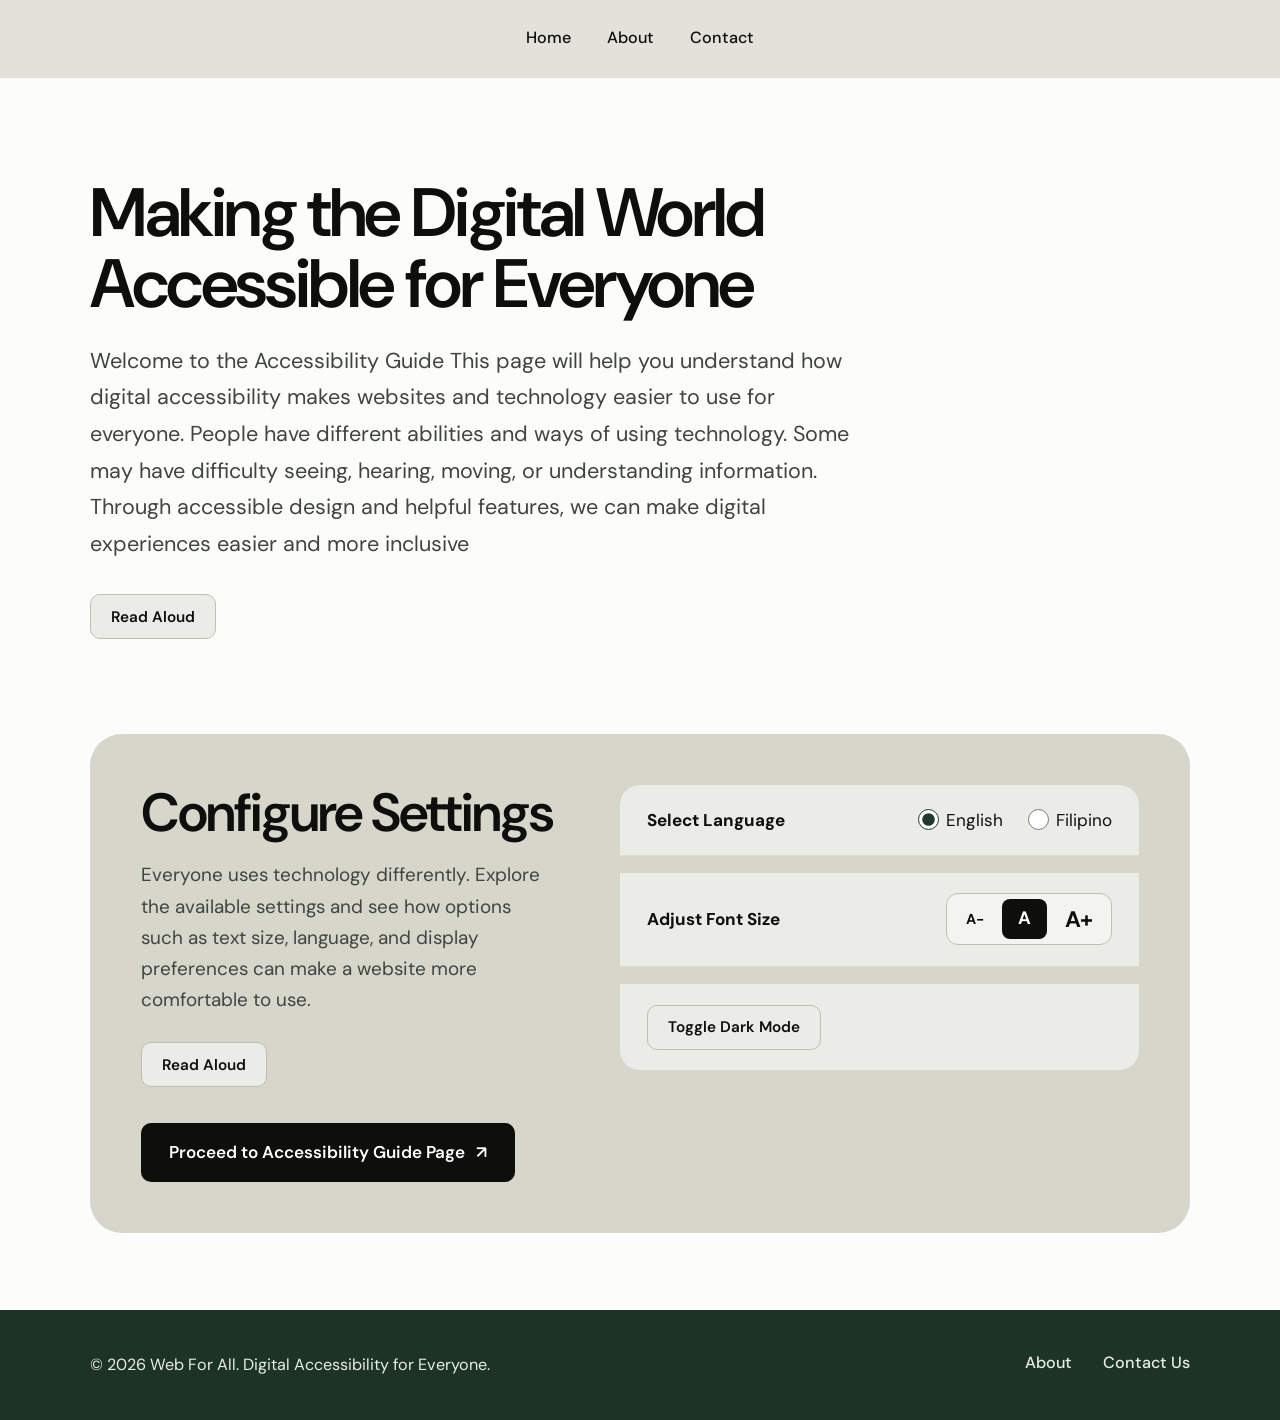
<file: index.html>
<!DOCTYPE html>
<html lang="en">
<head>
    <meta charset="UTF-8">
    <meta http-equiv="refresh" content="0; url=homepage.html">
    <title>Web For All</title>
    <script>window.location.replace("homepage.html");</script>
</head>
<body>
    <p>Redirecting to <a href="homepage.html">Web For All Homepage</a>...</p>
</body>
</html>
</file>
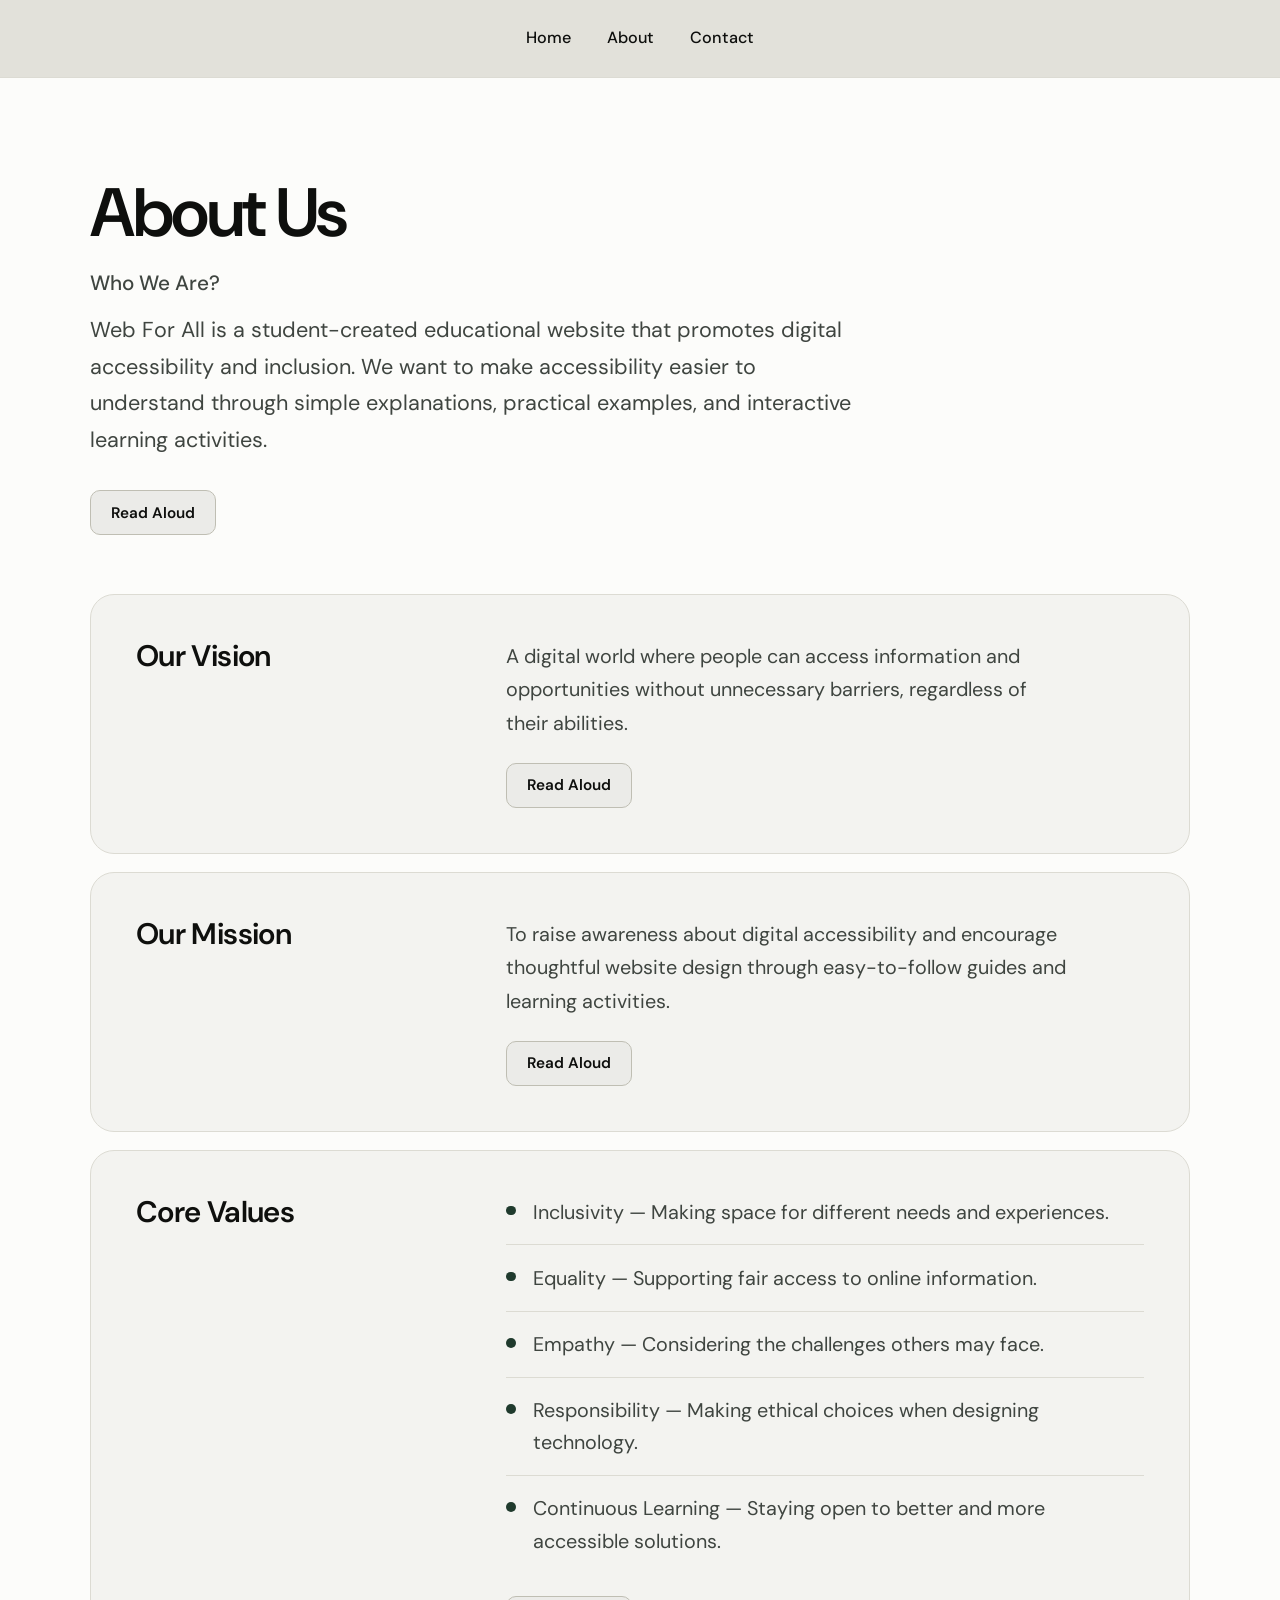
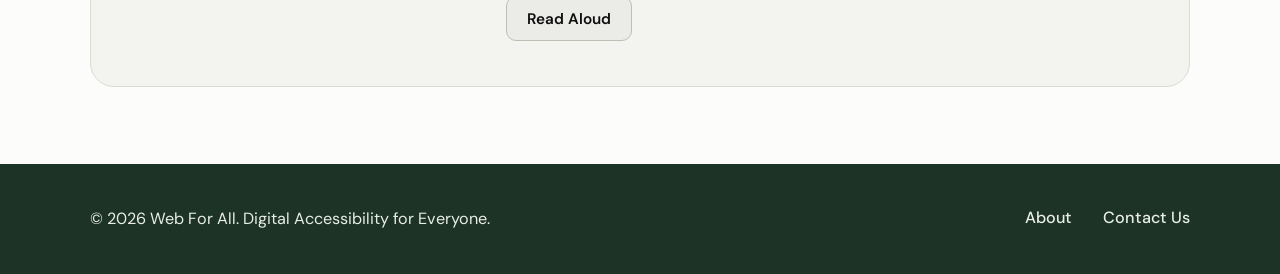
<file: about-page.html>
<!DOCTYPE html>
<html lang="en">
    <head>
        <meta charset="UTF-8">
        <meta name="viewport" content="width=device-width, initial-scale=1.0">
        <title>About Us | Web For All</title>
        <link rel="stylesheet" href="styles.css">
        <script src="script.js" defer></script>
    </head>

    <body>
        <nav class="navbar">
			<ul class="nav-links">
				<li><a href="homepage.html">Home</a></li>
				<li><a href="about-page.html">About</a></li>
				<li><a href="contact-page.html">Contact</a></li>
			</ul>
		</nav>

        <div class="about-container">
            <header class="about-heading">
                <h1>About Us</h1>
                <h3>Who We Are?</h3>
            </header>

            <p id="about-paragraph-container">
                Web For All is a student-created educational website that promotes digital 
                accessibility and inclusion. We want to make accessibility easier to understand 
                through simple explanations, practical examples, and interactive learning 
                activities.
            </p>

            <button onclick="textToSpeech('about-paragraph-container')">Read Aloud</button>
        </div>

        <div class="vision-container">
            <h2 class="vision">Our Vision</h2>
            <p id="vision-text">
                A digital world where people can access information and opportunities without unnecessary barriers, regardless of their abilities.
            </p>

            <button onclick="textToSpeech('vision-text')">Read Aloud</button>
        </div>

        <div class="mission-container">
            <h2 class="mission">Our Mission</h2>
            <p id="mission-text">
                To raise awareness about digital accessibility and encourage thoughtful website design through easy-to-follow guides and learning activities.
            </p>

            <button onclick="textToSpeech('mission-text')">Read Aloud</button>
        </div>

        <div class="core-values-container">
            <h2 class="core-values">Core Values</h2>
            <ul id="core-values-text">
                <li>Inclusivity — Making space for different needs and experiences.</li>
                <li>Equality — Supporting fair access to online information.</li>
                <li>Empathy — Considering the challenges others may face.</li>
                <li>Responsibility — Making ethical choices when designing technology.</li>
                <li>Continuous Learning — Staying open to better and more accessible solutions.</li>
            </ul>

            <button onclick="textToSpeech('core-values-text')">Read Aloud</button>
        </div>

        <footer>
			<p>&copy; 2026 Web For All. Digital Accessibility for Everyone.</p>
			<nav>
			<a href="about-page.html">About</a>
			<a href="contact-page.html">Contact Us</a>
			</nav>
		</footer>
    </body>
</html>
</file>
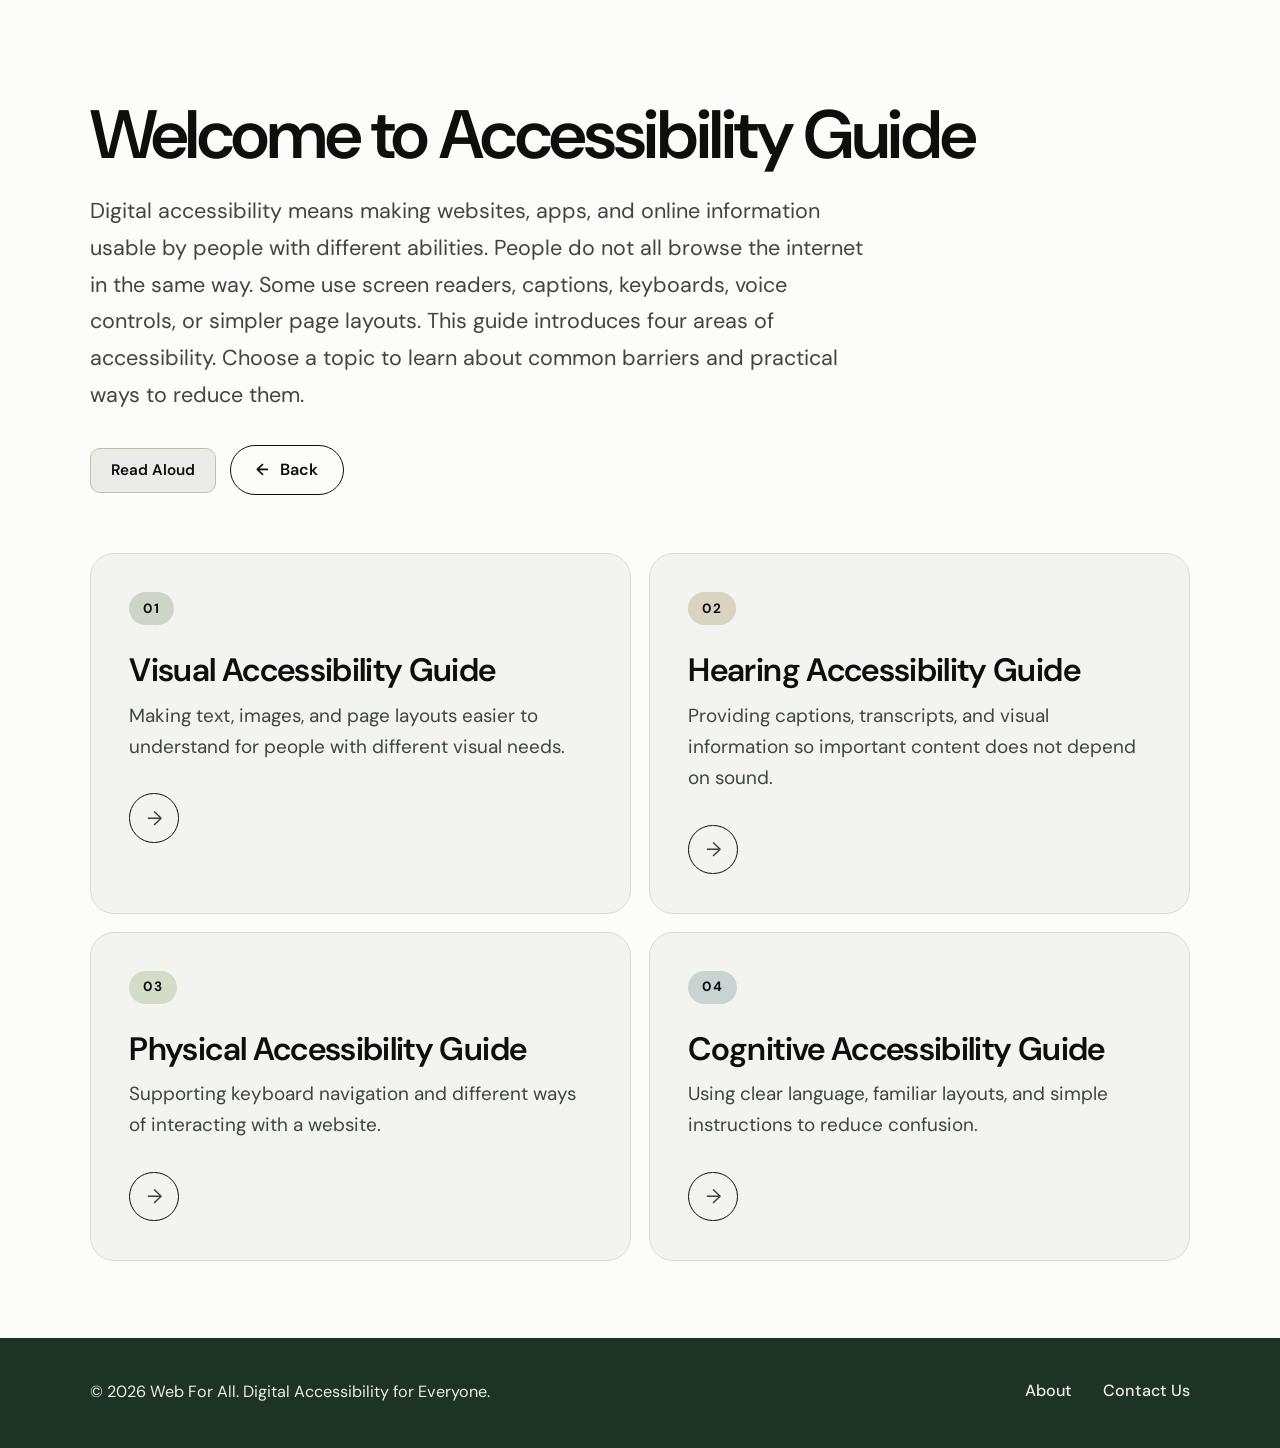
<file: accessibility-guide-page.html>
<!DOCTYPE html>
<html lang="en">
  	<head>
		<meta charset="UTF-8">
		<meta name="viewport" content="width=device-width, initial-scale=1.0">
		<title>Accessibility Guide | Web For All</title>
		<link rel="stylesheet" href="styles.css">
        <script src="script.js" defer></script>
  	</head>

    <body>
        <div class="accessibility-guide-container">
            <Header class="accessibility-guide-heading">
                <h1 class="title">Welcome to Accessibility Guide</h1>
            </Header>

            <p id="accessibility-guide-paragraph-container">
                Digital accessibility means making websites, apps, and online information usable 
                by people with different abilities. People do not all browse the internet in the 
                same way. Some use screen readers, captions, keyboards, voice controls, or 
                simpler page layouts.

                This guide introduces four areas of accessibility. Choose a topic to learn about 
                common barriers and practical ways to reduce them.
            </p>

            <button onclick="textToSpeech('accessibility-guide-paragraph-container')">Read Aloud</button>
            <button class="back-button"><a href="homepage.html">Back</a></button>
        </div>

        <div class="accessibility-guide-container">
            <div class="visual-accessibility-button">
                <h2><a href="visual-accessibility-page.html">Visual Accessibility Guide</a></h2>
                <p>Making text, images, and page layouts easier to understand for people with different visual needs.</p>
            </div>

            <div class="hearing-accessibility-button">
                <h2><a href="hearing-accessibility-page.html">Hearing Accessibility Guide</a></h2>
                <p>Providing captions, transcripts, and visual information so important content does not depend on sound.</p>
            </div>

            <div class="physical-accessibility-button">
                <h2><a href="physical-accessibility-page.html">Physical Accessibility Guide</a></h2>
                <p>Supporting keyboard navigation and different ways of interacting with a website.</p>
            </div>

            <div class="cognitive-accessibility-button">
                <h2><a href="cognitive-accessibility-page.html">Cognitive Accessibility Guide</a></h2>
                <p>Using clear language, familiar layouts, and simple instructions to reduce confusion.</p>
            </div>
        </div>

        <footer>
			<p>&copy; 2026 Web For All. Digital Accessibility for Everyone.</p>
			<nav>
			<a href="about-page.html">About</a>
			<a href="contact-page.html">Contact Us</a>
			</nav>
		</footer>
    </body>
</html>
</file>
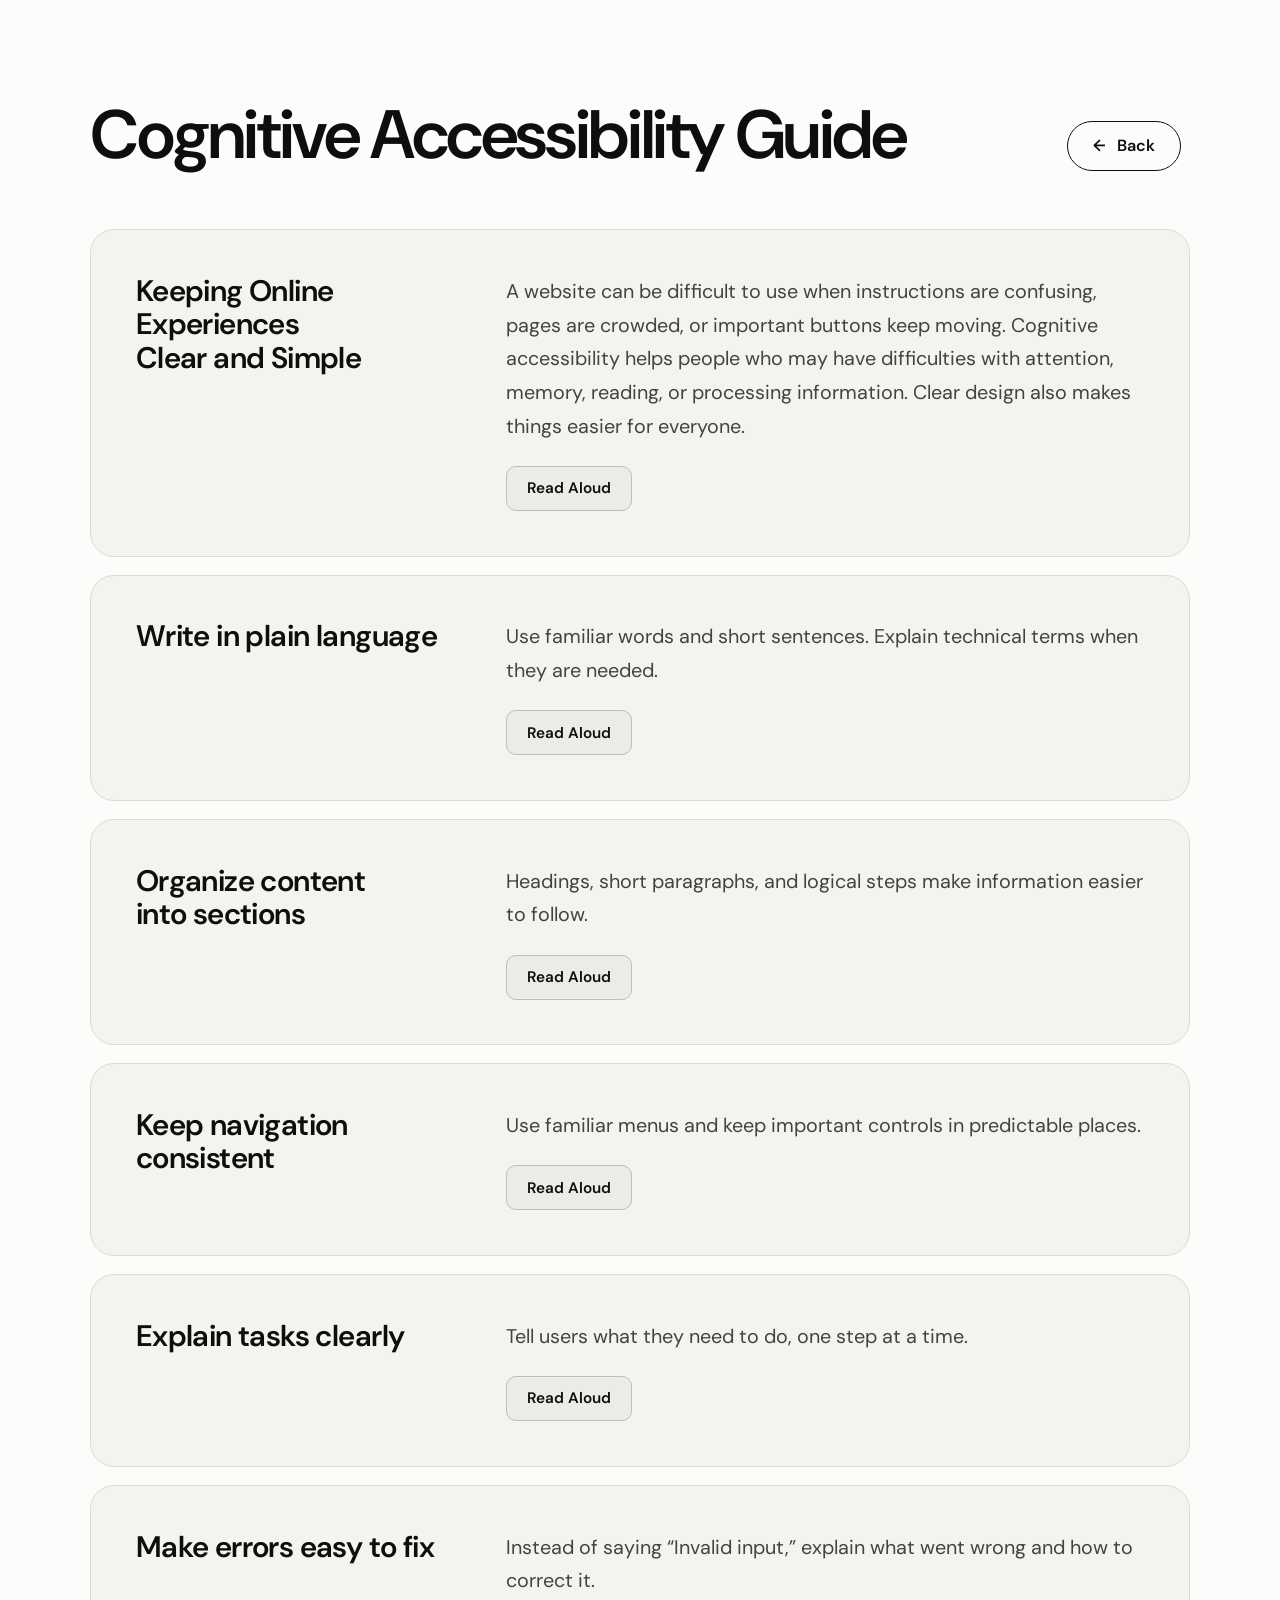
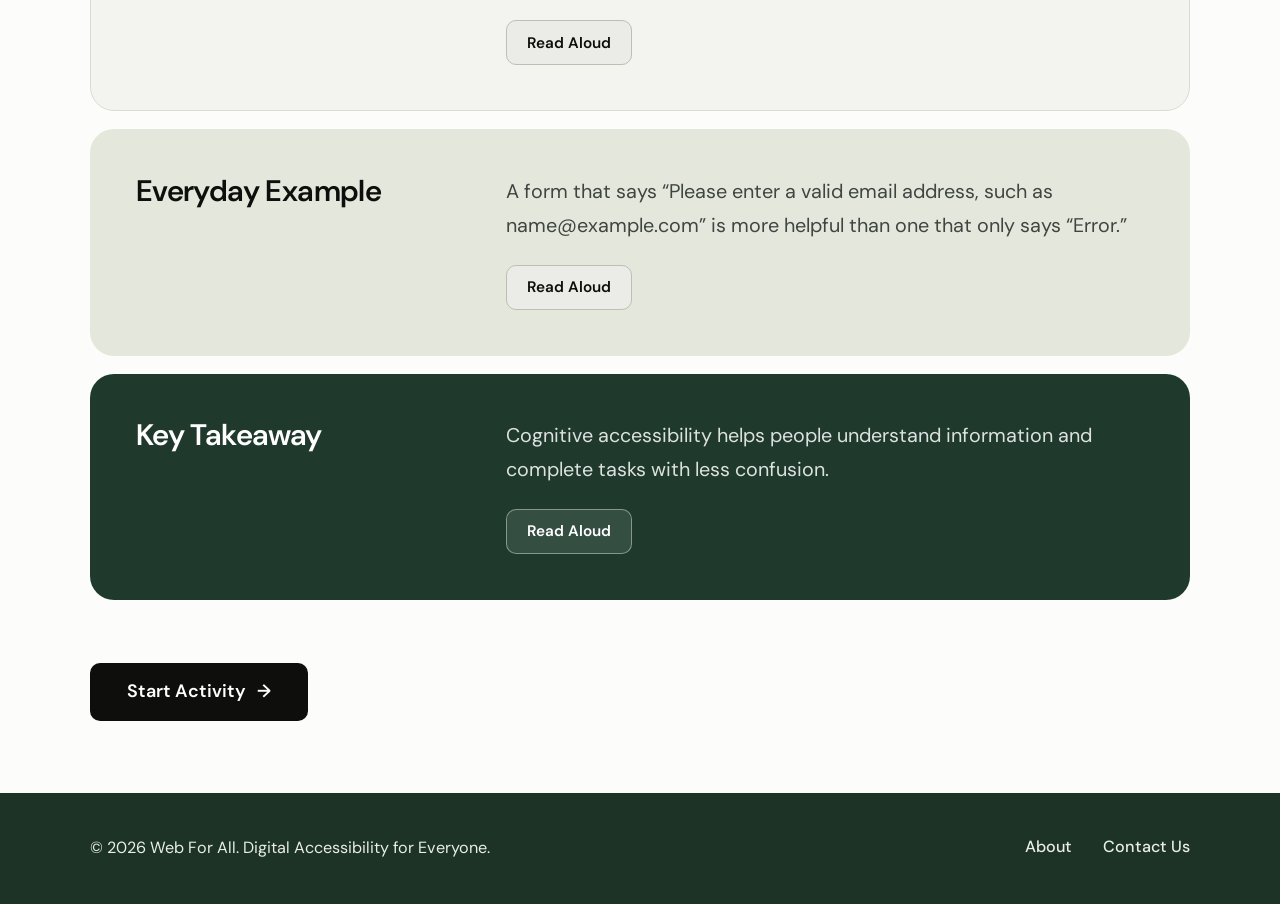
<file: cognitive-accessibility-page.html>
<!DOCTYPE html>
<html lang="en">
  	<head>
		<meta charset="UTF-8">
		<meta name="viewport" content="width=device-width, initial-scale=1.0">
		<title>Cognitive Accessibility | Web For All</title>
		<link rel="stylesheet" href="styles.css">
        <script src="script.js" defer></script>
  	</head>

    <body>
        <div class="cognitive-accessibility-container">
            <header class="cognitive-accessibility-heading">
                <h1>Cognitive Accessibility Guide</h1>
            </header>
            <button class="back-button"><a href="accessibility-guide-page.html">Back</a></button>
        </div>

        <div class="cognitive-accessibility-container">
            <h3>Keeping Online Experiences Clear and Simple</h3>
            <p id="cognitive-accessibility-paragraph">
                A website can be difficult to use when instructions are confusing, pages are 
                crowded, or important buttons keep moving. Cognitive accessibility helps people 
                who may have difficulties with attention, memory, reading, or processing 
                information. Clear design also makes things easier for everyone.
            </p>
            <button onclick="textToSpeech('cognitive-accessibility-paragraph')">Read Aloud</button>
        </div>

        <div class="cognitive-accessibility-content-1">
            <h3>Write in plain language</h3>
            <p id="cognitive-paragraph-1">
                Use familiar words and short sentences. Explain technical terms when they are needed.
            </p>
            <button onclick="textToSpeech('cognitive-paragraph-1')">Read Aloud</button>
        </div>

        <div class="cognitive-accessibility-content-2">
            <h3>Organize content into sections</h3>
            <p id="cognitive-paragraph-2">
                Headings, short paragraphs, and logical steps make information easier to follow.
            </p>
            <button onclick="textToSpeech('cognitive-paragraph-2')">Read Aloud</button>
        </div>

        <div class="cognitive-accessibility-content-3">
            <h3>Keep navigation consistent</h3>
            <p id="cognitive-paragraph-3">
                Use familiar menus and keep important controls in predictable places.
            </p>
            <button onclick="textToSpeech('cognitive-paragraph-3')">Read Aloud</button>
        </div>

        <div class="cognitive-accessibility-content-4">
            <h3>Explain tasks clearly</h3>
            <p id="cognitive-paragraph-4">
                Tell users what they need to do, one step at a time.
            </p>
            <button onclick="textToSpeech('cognitive-paragraph-4')">Read Aloud</button>
        </div>

        <div class="cognitive-accessibility-content-5">
            <h3>Make errors easy to fix</h3>
            <p id="cognitive-paragraph-5">
                Instead of saying “Invalid input,” explain what went wrong and how to correct it.
            </p>
            <button onclick="textToSpeech('cognitive-paragraph-5')">Read Aloud</button>
        </div>

        <div class="cognitive-accessibility-content-6">
            <h3>Everyday Example</h3>
            <p id="cognitive-paragraph-6">
                A form that says “Please enter a valid email address, such as 
                name@example.com” is more helpful than one that only says “Error.”
            </p>
            <button onclick="textToSpeech('cognitive-paragraph-6')">Read Aloud</button>
        </div>

        <div class="cognitive-accessibility-content-7">
            <h3>Key Takeaway</h3>
            <p id="cognitive-paragraph-7">
                Cognitive accessibility helps people understand information and complete tasks 
                with less confusion.
            </p>
            <button onclick="textToSpeech('cognitive-paragraph-7')">Read Aloud</button>
        </div>

        <div class="activity button-container">
            <button class="activity-button"><a href="word-puzzle-page.html">Start Activity</a></button>
        </div>

        <footer>
			<p>&copy; 2026 Web For All. Digital Accessibility for Everyone.</p>
			<nav>
			<a href="about-page.html">About</a>
			<a href="contact-page.html">Contact Us</a>
			</nav>
		</footer>
    </body>
</html>
</file>
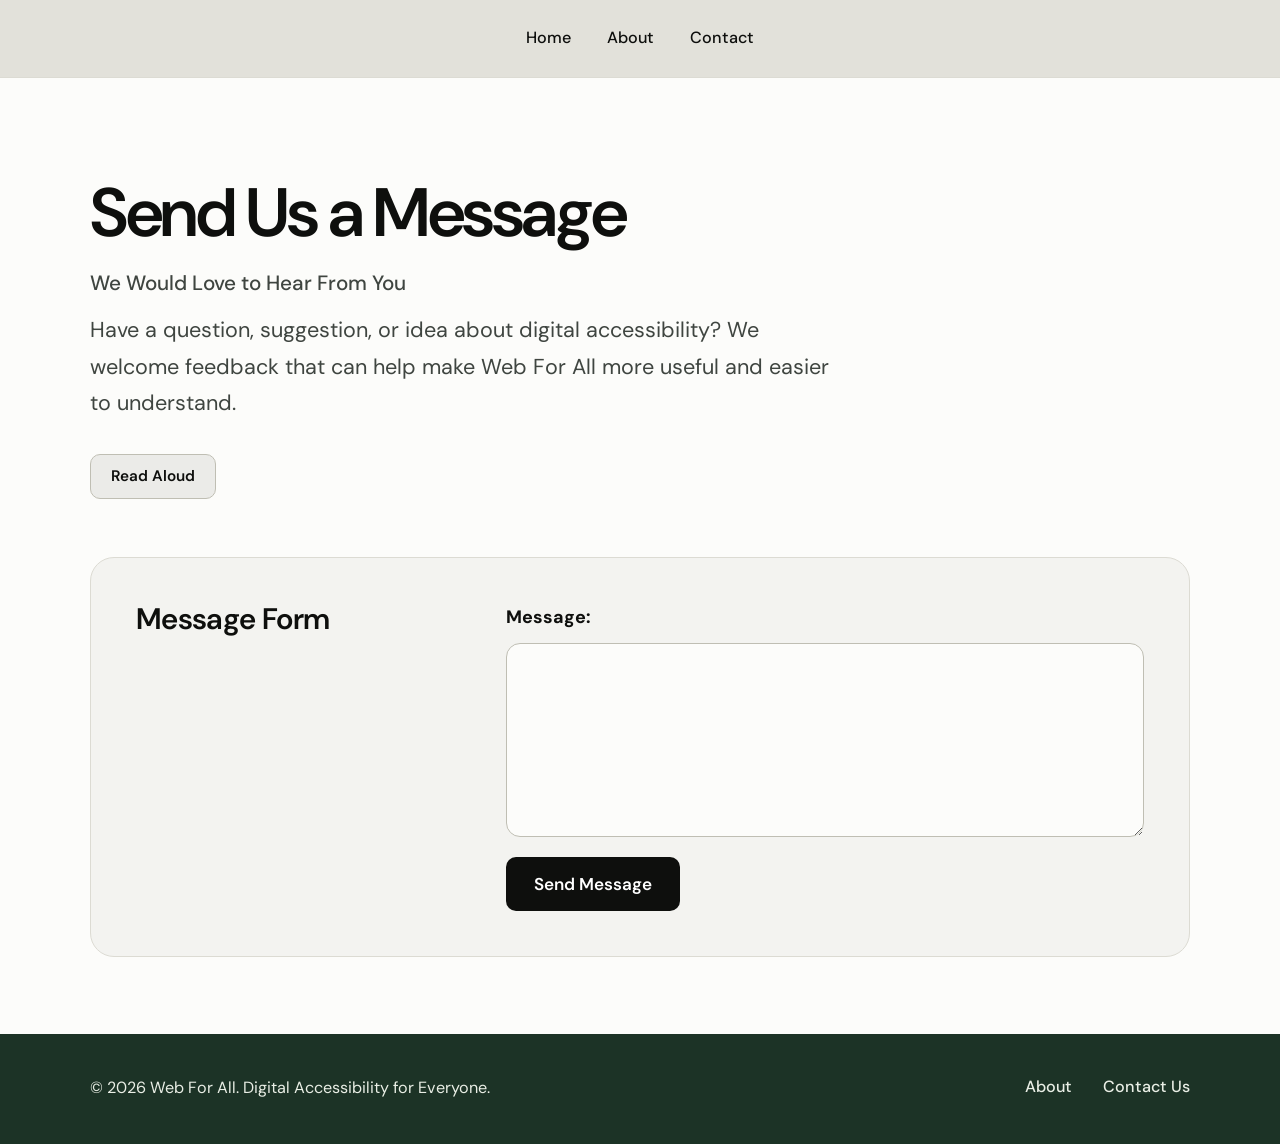
<file: contact-page.html>
<!DOCTYPE html>
<html lang="en">
    <head>
        <meta charset="UTF-8">
        <meta name="viewport" content="width=device-width, initial-scale=1.0">
        <title>Contact | Web For All</title>
        <link rel="stylesheet" href="styles.css">
        <script src="script.js" defer></script>
    </head>

    <body>
        <nav class="navbar">
			<ul class="nav-links">
				<li><a href="homepage.html">Home</a></li>
				<li><a href="about-page.html">About</a></li>
				<li><a href="contact-page.html">Contact</a></li>
			</ul>
		</nav>

        <div class="contact-container">
            <header class="contact-heading">
                <h1>Send Us a Message</h1>
                <h3>We Would Love to Hear From You</h3>
            </header>

            <p id="send-message-container">
                Have a question, suggestion, or idea about digital accessibility? We welcome 
                feedback that can help make Web For All more useful and easier to understand.
            </p>

            <button onclick="textToSpeech('send-message-container')">Read Aloud</button>
        </div>

        <div class="message-form-container">
            <h2 class="message-form-title">Message Form</h2>
            <form class="message-form">
                <label for="message">Message:</label>
                <textarea id="message" name="message" rows="5" required></textarea>
                <button type="submit">Send Message</button>
            </form>
        </div>

        <footer>
			<p>&copy; 2026 Web For All. Digital Accessibility for Everyone.</p>
			<nav>
			<a href="about-page.html">About</a>
			<a href="contact-page.html">Contact Us</a>
			</nav>
		</footer>
    </body>
</html>
</file>
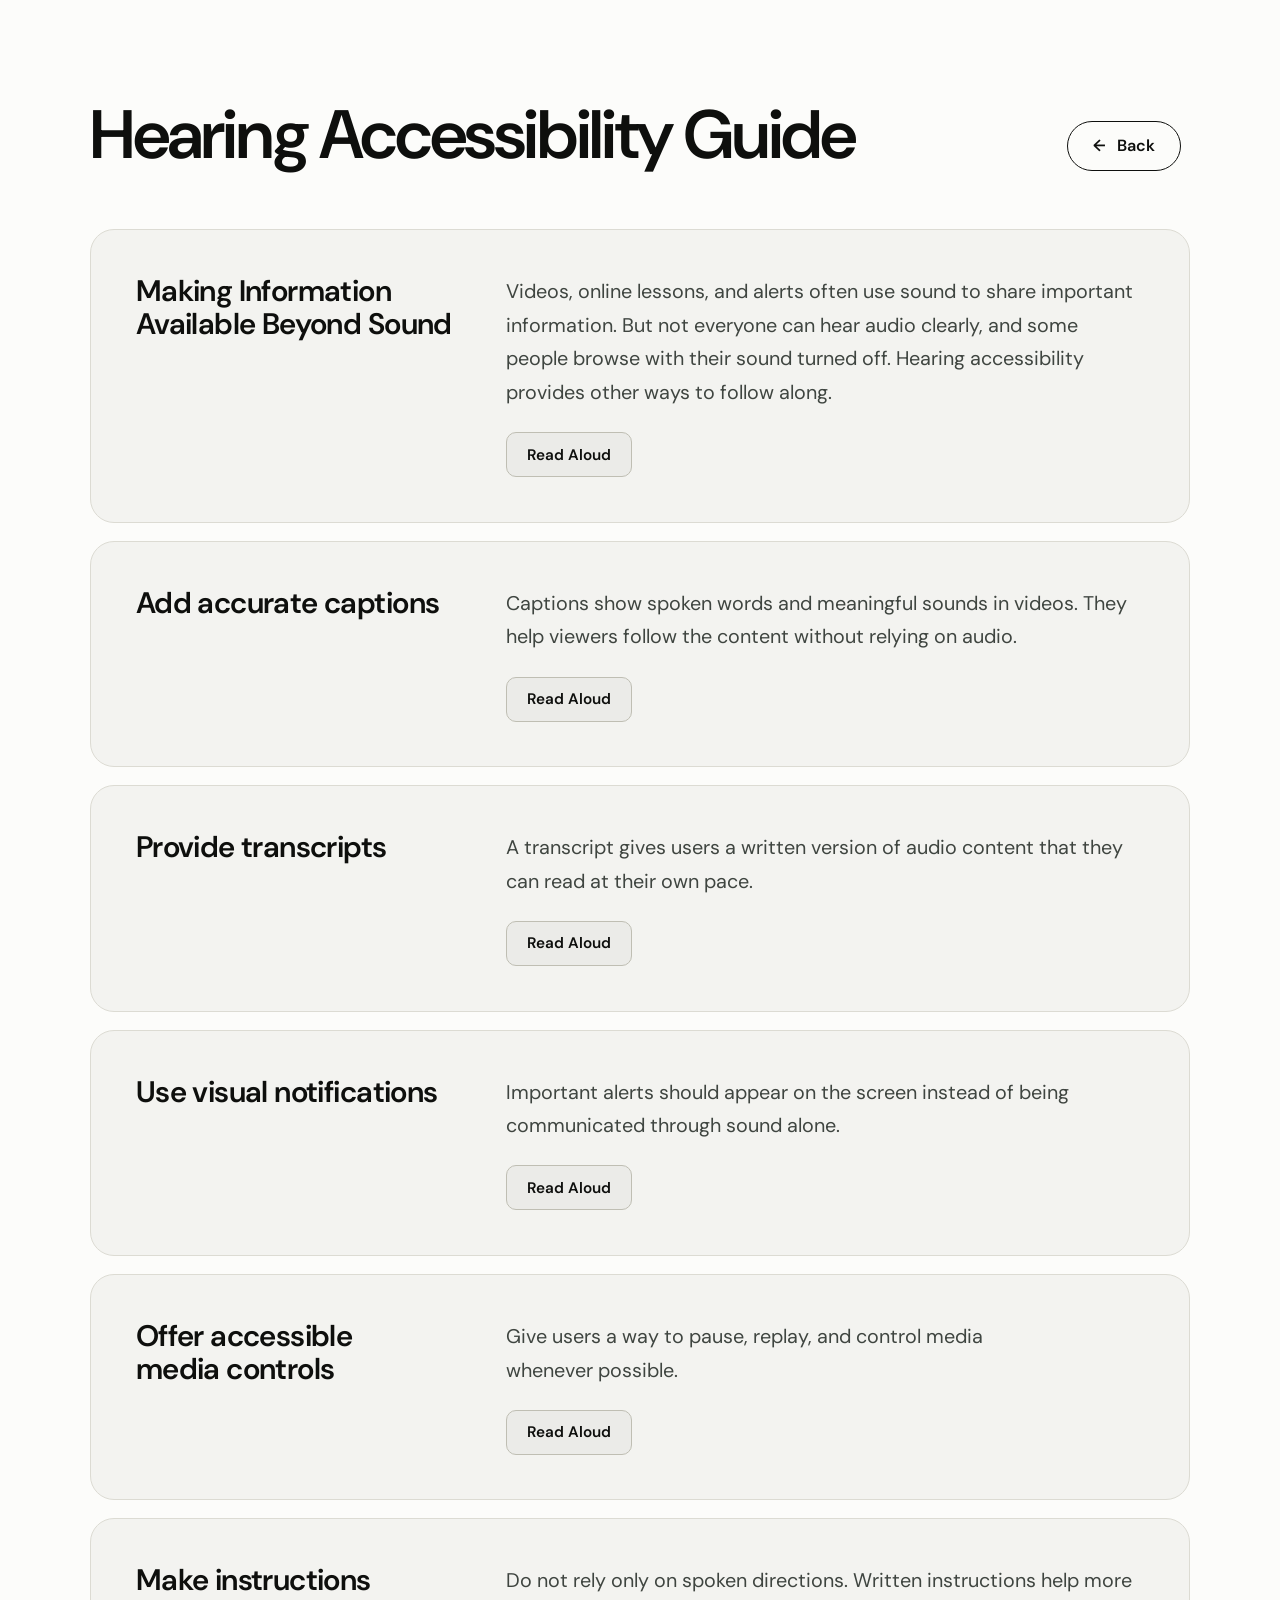
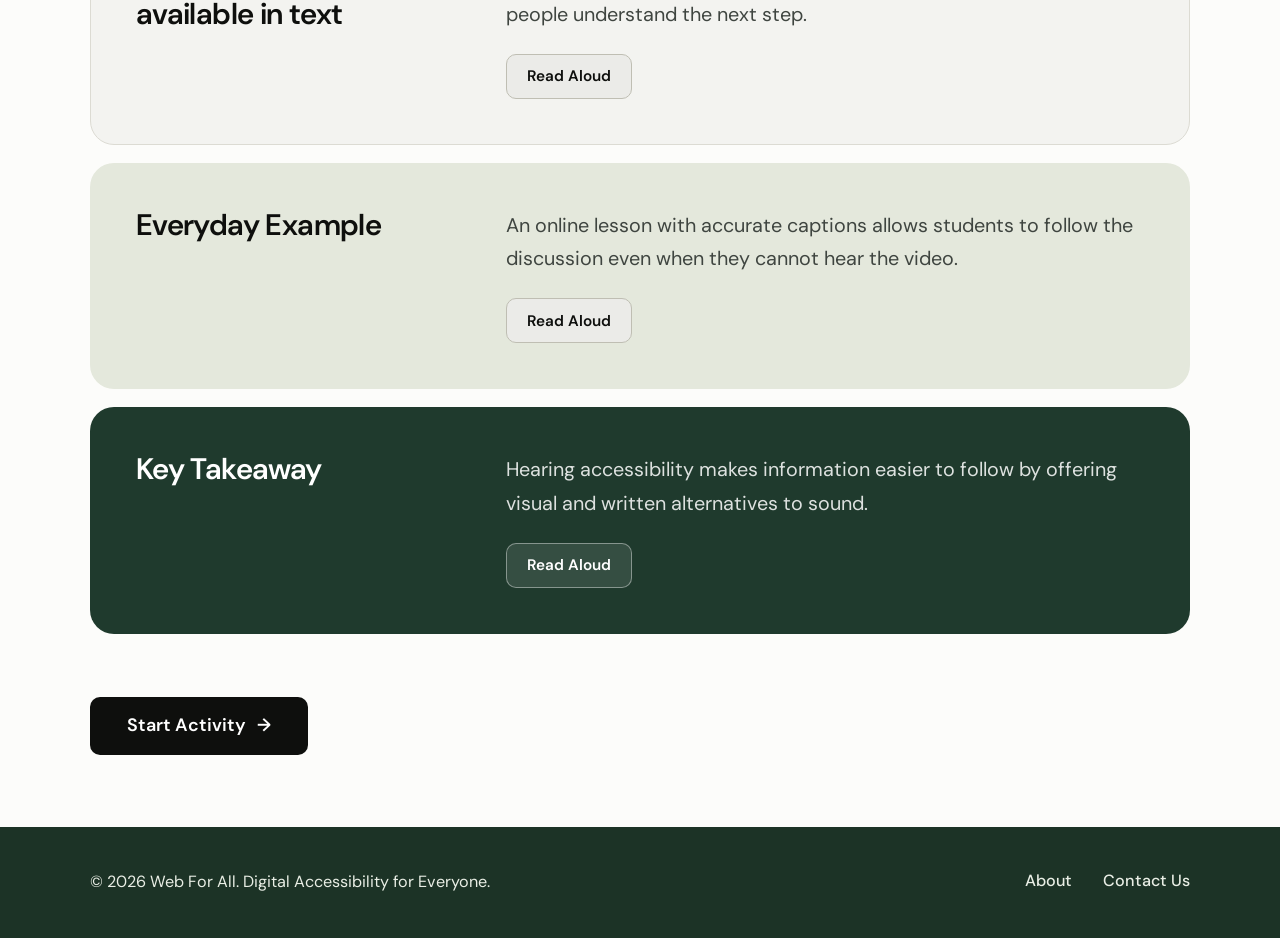
<file: hearing-accessibility-page.html>
<!DOCTYPE html>
<html lang="en">
  	<head>
		<meta charset="UTF-8">
		<meta name="viewport" content="width=device-width, initial-scale=1.0">
		<title>Hearing Accessibility | Web For All</title>
		<link rel="stylesheet" href="styles.css">
        <script src="script.js" defer></script>
  	</head>

    <body>
        <div class="hearing-accessibility-container">
            <header class="visual-accessibility-heading">
                <h1>Hearing Accessibility Guide</h1>
            </header>
            <button class="back-button"><a href="accessibility-guide-page.html">Back</a></button>
        </div>

        <div class="hearing-accessibility-content-1">
            <h3>Making Information Available Beyond Sound</h3>
            <p id="hearing-paragraph-1">
                Videos, online lessons, and alerts often use sound to share important 
                information. But not everyone can hear audio clearly, and some people browse 
                with their sound turned off. Hearing accessibility provides other ways to follow 
                along.
            </p>
            <button onclick="textToSpeech('hearing-paragraph-1')">Read Aloud</button>
        </div>

        <div class="hearing-accessibility-content-2">
            <h3>Add accurate captions</h3>
            <p id="hearing-paragraph-2">
                Captions show spoken words and meaningful sounds in videos. They help 
                viewers follow the content without relying on audio.
            </p>
            <button onclick="textToSpeech('hearing-paragraph-2')">Read Aloud</button>
        </div>

        <div class="hearing-accessibility-content-3">
            <h3>Provide transcripts</h3>
            <p id="hearing-paragraph-3">
                A transcript gives users a written version of audio content that they can read at 
                their own pace.</p>
            <button onclick="textToSpeech('hearing-paragraph-3')">Read Aloud</button>
        </div>

        <div class="hearing-accessibility-content-4">
            <h3>Use visual notifications</h3>
            <p id="hearing-paragraph-4">
                Important alerts should appear on the screen 
                instead of being communicated through sound alone.
            </p>
            <button onclick="textToSpeech('hearing-paragraph-4')">Read Aloud</button>
        </div>

        <div class="hearing-accessibility-content-5">
            <h3>Offer accessible media controls</h3>
            <p id="hearing-paragraph-5">
                Give users a way to pause, replay, and control media whenever possible.
            </p>
            <button onclick="textToSpeech('hearing-paragraph-5')">Read Aloud</button>
        </div>

        <div class="hearing-accessibility-content-6">
            <h3>Make instructions available in text</h3>
            <p id="hearing-paragraph-6">
                Do not rely only on spoken directions. Written instructions help more people 
                understand the next step.
            </p>
            <button onclick="textToSpeech('hearing-paragraph-6')">Read Aloud</button>
        </div>

        <div class="hearing-accessibility-content-7">
            <h3>Everyday Example</h3>
            <p id="hearing-paragraph-7">
                An online lesson with accurate captions allows students to follow the discussion 
                even when they cannot hear the video.
            </p>
            <button onclick="textToSpeech('hearing-paragraph-7')">Read Aloud</button>
        </div>

        <div class="hearing-accessibility-content-8">
            <h3>Key Takeaway</h3>
            <p id="hearing-paragraph-8">
                Hearing accessibility makes information easier to follow by offering visual and 
                written alternatives to sound.
            </p>
            <button onclick="textToSpeech('hearing-paragraph-8')">Read Aloud</button>
        </div>

        <div class="activity button-container">
            <button class="activity-button"><a href="word-puzzle-page.html">Start Activity</a></button>
        </div>

        <footer>
			<p>&copy; 2026 Web For All. Digital Accessibility for Everyone.</p>
			<nav>
			<a href="about-page.html">About</a>
			<a href="contact-page.html">Contact Us</a>
			</nav>
		</footer>
    </body>
</html>
</file>
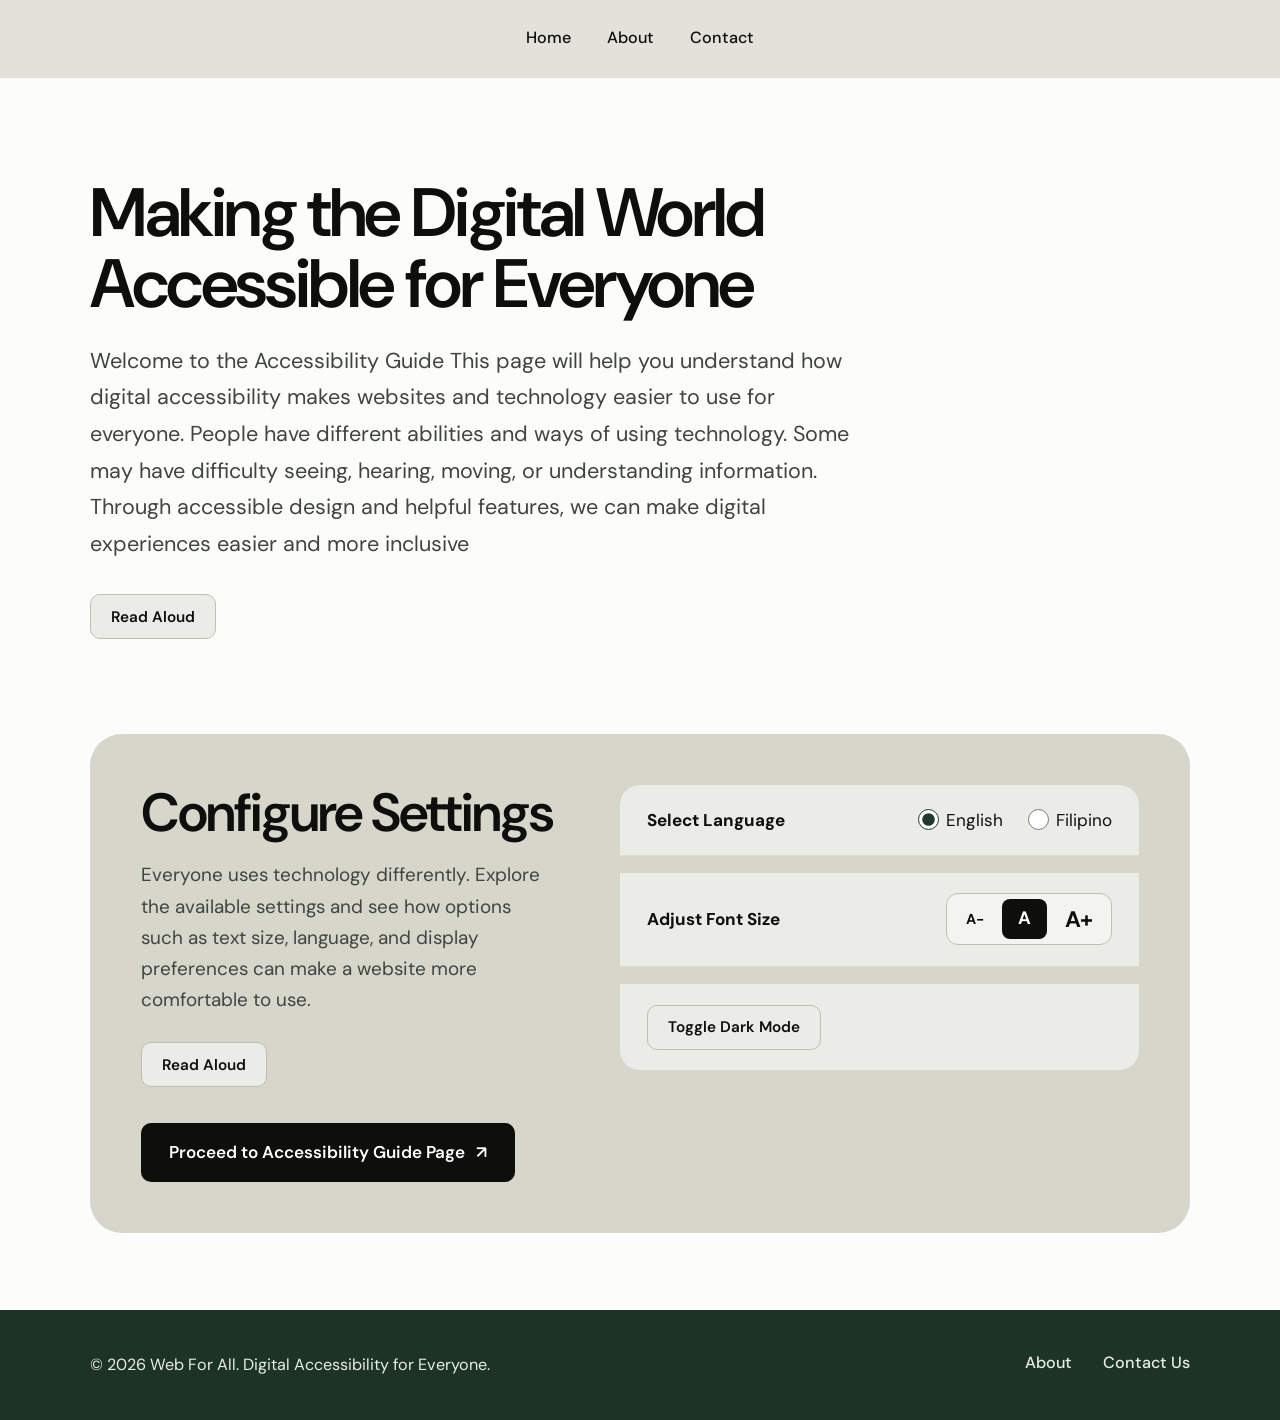
<file: homepage.html>
<!DOCTYPE html>
<html lang="en">
  	<head>
		<meta charset="UTF-8">
		<meta name="viewport" content="width=device-width, initial-scale=1.0">
		<title>Web For All</title>
		<link rel="stylesheet" href="styles.css">
		<script src="script.js" defer></script>
  	</head>

  	<body class="about-page">
		<nav class="navbar">
			<ul class="nav-links">
				<li><a href="homepage.html">Home</a></li>
				<li><a href="about-page.html">About</a></li>
				<li><a href="contact-page.html">Contact</a></li>
			</ul>
		</nav>

		<div class="homepage-container">
			<header class="homepage-heading">
				<h1 class="title">Making the Digital World Accessible for Everyone</h1>
			</header>

			<p id="home-paragraph-container">
				Welcome to the Accessibility Guide This page will help you understand how digital 
				accessibility makes websites and technology easier to use for everyone. 
				People have different abilities and ways of using technology. Some may have difficulty 
				seeing, hearing, moving, or understanding information. Through accessible design and 
				helpful features, we can make digital experiences easier and more inclusive
			</p>

			<button onclick="textToSpeech('home-paragraph-container')">Read Aloud</button>
		</div>

		<div class="settings-config-container">
			<div class="configure-settings-content-container">
				<h2 id="configure-settings-heading">Configure Settings</h2>
				<p id="settings-config-paragraph-container">
					Everyone uses technology differently. Explore the available settings and see how 
					options such as text size, language, and display preferences can make a website 
					more comfortable to use.
				</p>

				<button onclick="textToSpeech('settings-config-paragraph-container')">Read Aloud</button>
			</div>

			<div class="lang-set-container">
				<label>Select Language</label>
				<input type="radio" name="language" value="en"> English
				<input type="radio" name="language" value="fil"> Filipino
			</div>

			<div class="font-size-container">
				<label>Adjust Font Size</label>
			</div>

			<div class="dark-mode-container">
				<button onclick="toggleDarkMode()">Toggle Dark Mode</button>
			</div>
			
			<button class="access-guide-button"><a href="accessibility-guide-page.html">Proceed to Accessibility Guide Page</a></button>
		</div>

		<footer>
			<p>&copy; 2026 Web For All. Digital Accessibility for Everyone.</p>
			<nav>
			<a href="about-page.html">About</a>
			<a href="contact-page.html">Contact Us</a>
			</nav>
		</footer>
    </body>
</html>
</file>
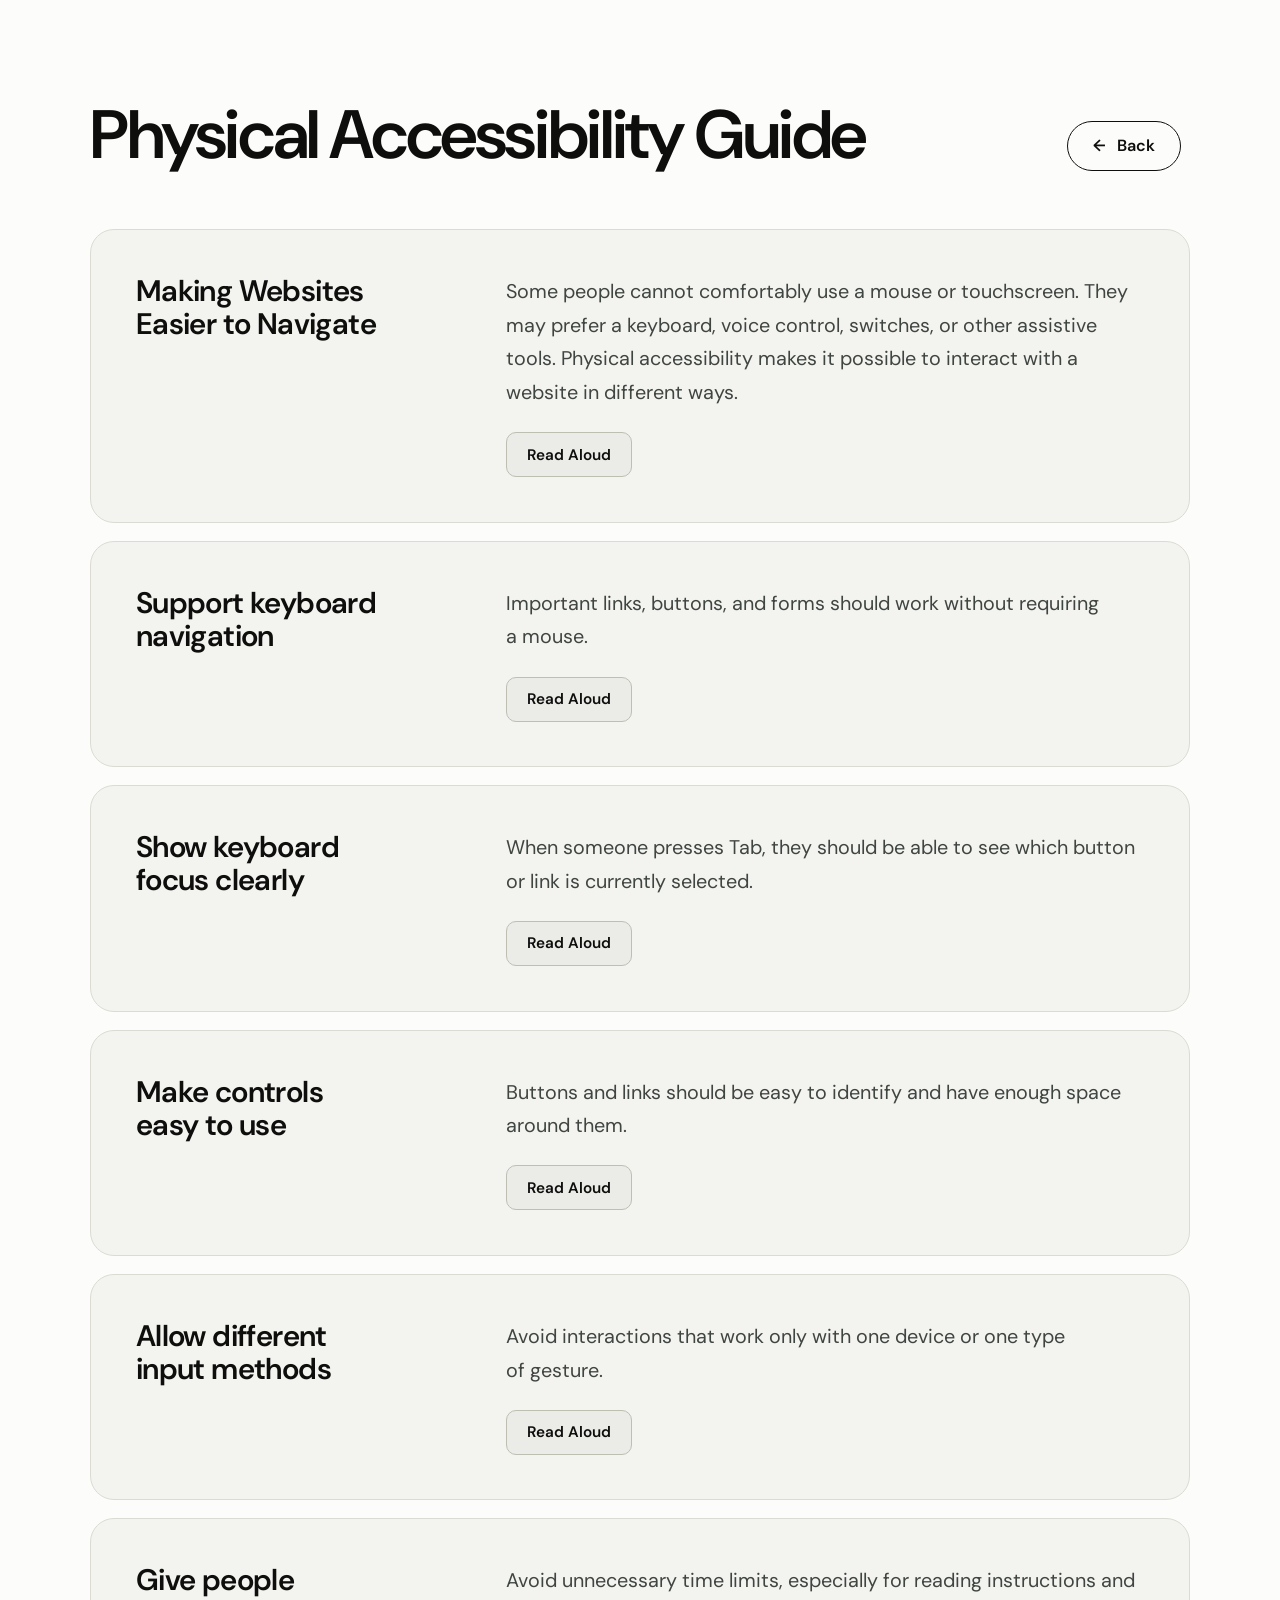
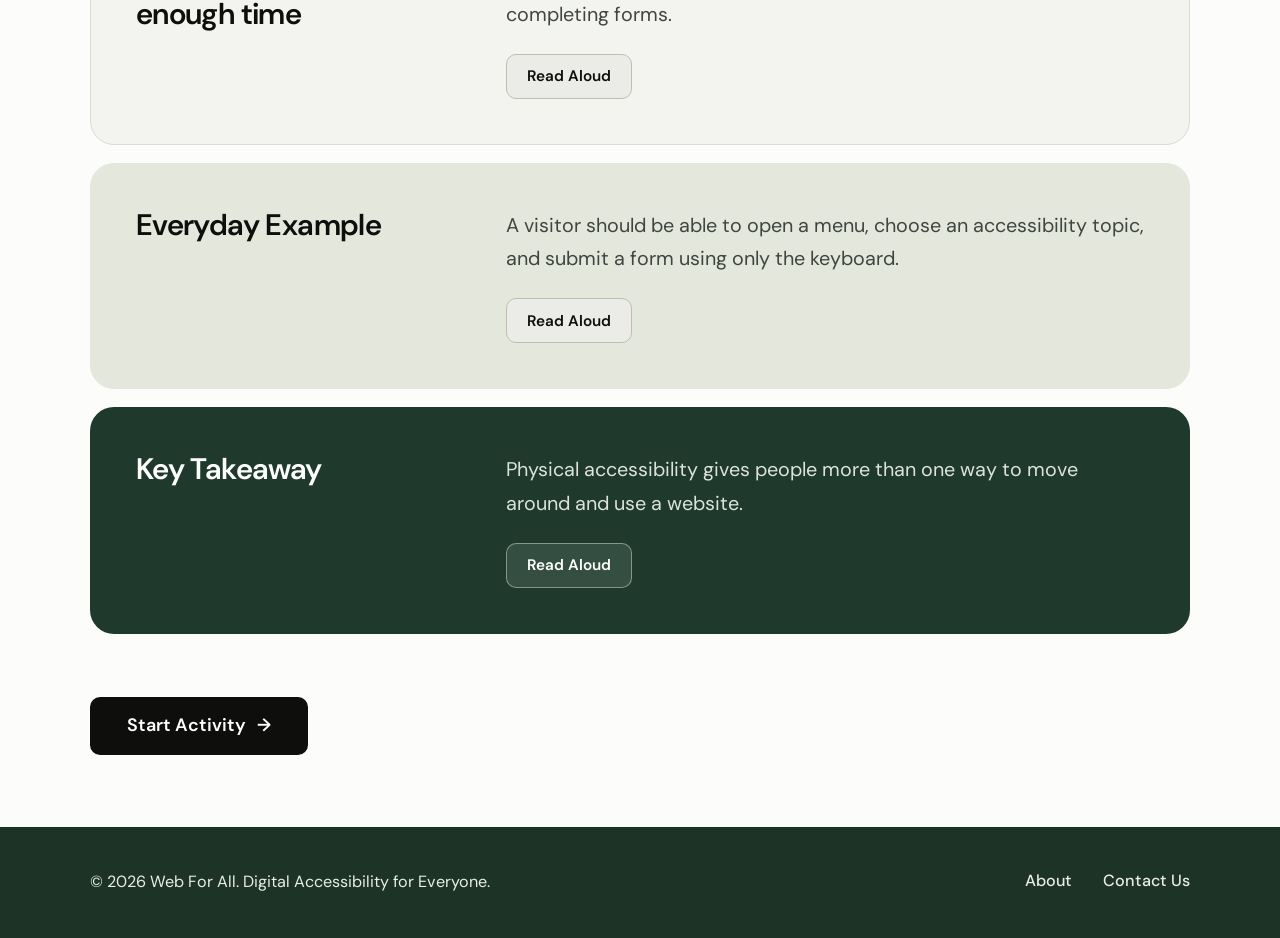
<file: physical-accessibility-page.html>
<!DOCTYPE html>
<html lang="en">
  	<head>
		<meta charset="UTF-8">
		<meta name="viewport" content="width=device-width, initial-scale=1.0">
		<title>Physical Accessibility | Web For All</title>
		<link rel="stylesheet" href="styles.css">
        <script src="script.js" defer></script>
  	</head>

    <body>
        <div class="physical-accessibility-container">
            <header class="physical-accessibility-heading">
                <h1>Physical Accessibility Guide</h1>
            </header>
            <button class="back-button"><a href="accessibility-guide-page.html">Back</a></button>
        </div>

        <div class="physical-accessibility-content-1">
            <h3>Making Websites Easier to Navigate</h3>
            <p id="physical-paragraph-1">
                Some people cannot comfortably use a mouse or touchscreen. They may prefer 
                a keyboard, voice control, switches, or other assistive tools. Physical accessibility 
                makes it possible to interact with a website in different ways.
            </p>
            <button onclick="textToSpeech('physical-paragraph-1')">Read Aloud</button>
        </div>

        <div class="physical-accessibility-content-2">
            <h3>Support keyboard navigation</h3>
            <p id="physical-paragraph-2">
                Important links, buttons, and forms should work without requiring a mouse.
            </p>
            <button onclick="textToSpeech('physical-paragraph-2')">Read Aloud</button>
        </div>

        <div class="physical-accessibility-content-3">
            <h3>Show keyboard focus clearly</h3>
            <p id="physical-paragraph-3">
                When someone presses Tab, they should be able to see which button or link is 
                currently selected.</p>
            <button onclick="textToSpeech('physical-paragraph-3')">Read Aloud</button>
        </div>

        <div class="physical-accessibility-content-4">
            <h3>Make controls easy to use</h3>
            <p id="physical-paragraph-4">
                Buttons and links should be easy to identify and have enough space around them.
            </p>
            <button onclick="textToSpeech('physical-paragraph-4')">Read Aloud</button>
        </div>

        <div class="physical-accessibility-content-5">
            <h3>Allow different input methods</h3>
            <p id="physical-paragraph-5">
                Avoid interactions that work only with one device or one type of gesture.
            </p>
            <button onclick="textToSpeech('physical-paragraph-5')">Read Aloud</button>
        </div>

        <div class="physical-accessibility-content-6">
            <h3>Give people enough time</h3>
            <p id="physical-paragraph-6">
                Avoid unnecessary time limits, especially for reading instructions and completing forms.
            </p>
            <button onclick="textToSpeech('physical-paragraph-6')">Read Aloud</button>
        </div>

        <div class="physical-accessibility-content-7">
            <h3>Everyday Example</h3>
            <p id="physical-paragraph-7">
                A visitor should be able to open a menu, choose an accessibility topic, and 
                submit a form using only the keyboard.
            </p>
            <button onclick="textToSpeech('physical-paragraph-7')">Read Aloud</button>
        </div>

        <div class="physical-accessibility-content-8">
            <h3>Key Takeaway</h3>
            <p id="physical-paragraph-8">
                Physical accessibility gives people more than one way to move around and use a website.
            </p>
            <button onclick="textToSpeech('physical-paragraph-8')">Read Aloud</button>
        </div>

        <div class="activity button-container">
            <button class="activity-button"><a href="word-puzzle-page.html">Start Activity</a></button>
        </div>

        <footer>
			<p>&copy; 2026 Web For All. Digital Accessibility for Everyone.</p>
			<nav>
			<a href="about-page.html">About</a>
			<a href="contact-page.html">Contact Us</a>
			</nav>
		</footer>
    </body>
</html>
</file>
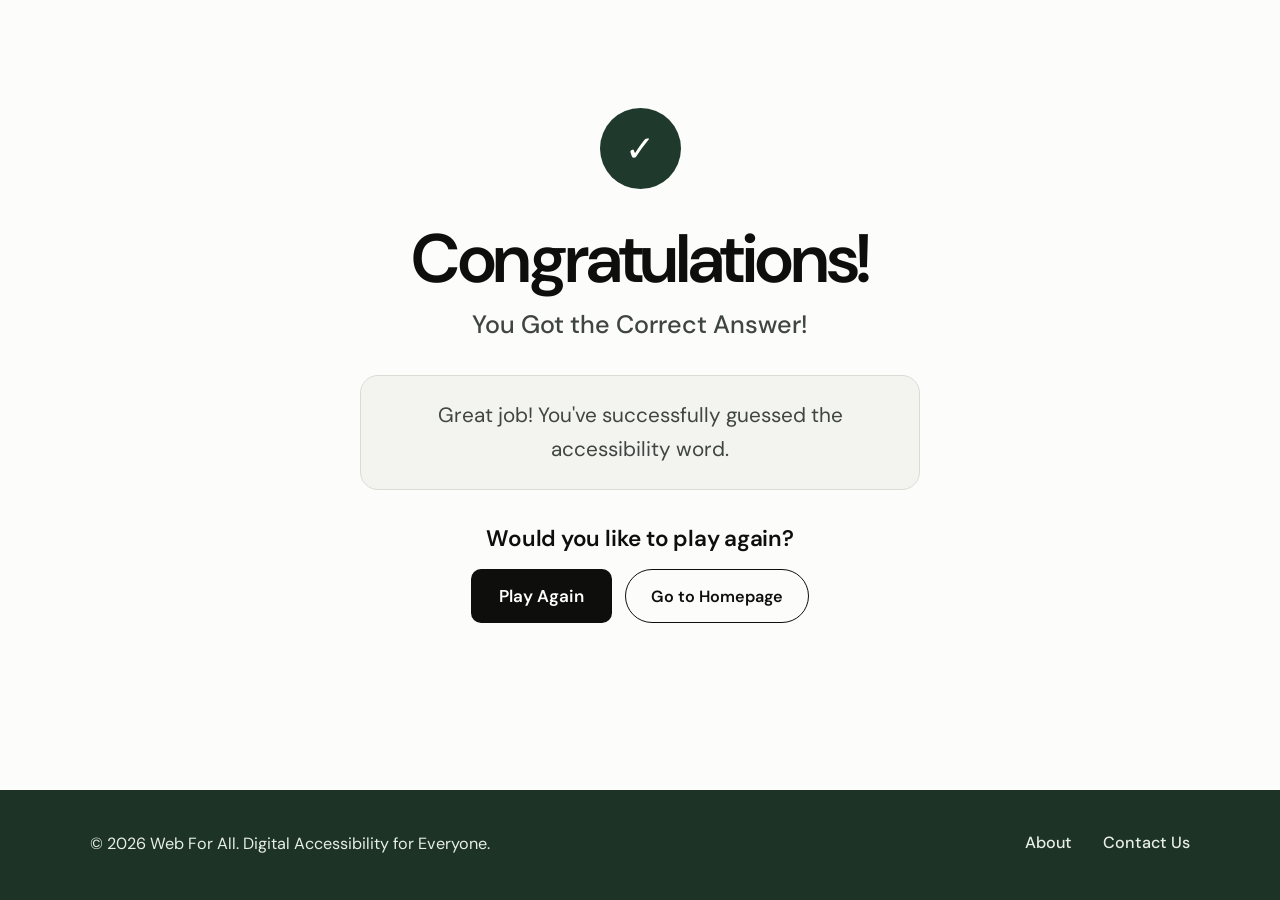
<file: result-page.html>
<!DOCTYPE html>
<html lang="en">
<head>
    <meta charset="UTF-8">
    <meta name="viewport" content="width=device-width, initial-scale=1.0">
    <title>Congratulations | Web For All</title>
    <link rel="stylesheet" href="styles.css">
    <script src="script.js" defer></script>
</head>

<body>
<div class="result-container">
    <header>
        <h1>Congratulations!</h1>
        <h2>You Got the Correct Answer!</h2>
    </header>

    <div class="result-paragraph">
        <p>Great job! You've successfully guessed the accessibility word.</p>
    </div>

    <h3>Would you like to play again?</h3>

    <div class="result-buttons">
        <button class="play-again"><a href="word-puzzle-page.html">Play Again</a></button>
        <button class="go-back"><a href="homepage.html">Go to Homepage</a></button>
    </div>

    <footer>
        <p>&copy; 2026 Web For All. Digital Accessibility for Everyone.</p>
        <nav>
            <a href="about-page.html">About</a>
            <a href="contact-page.html">Contact Us</a>
        </nav>
    </footer>
</body>
</html>
</file>
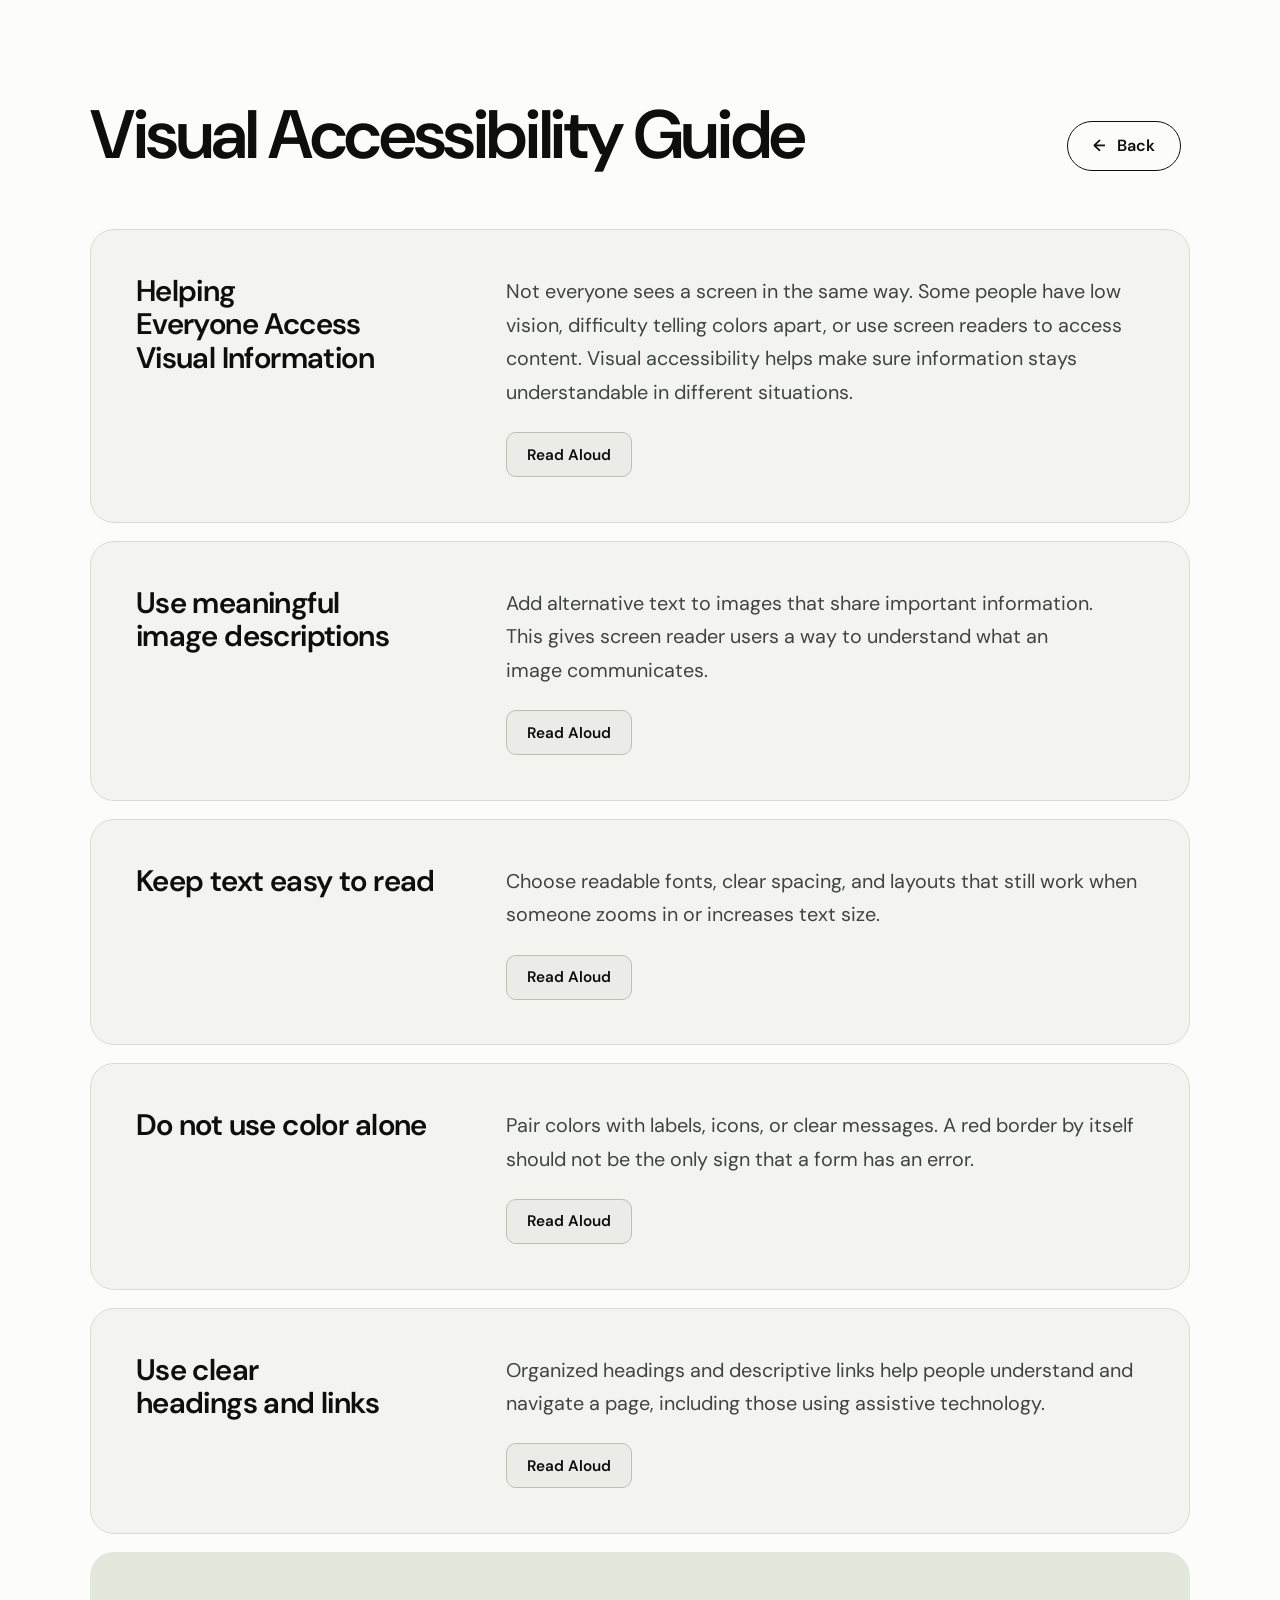
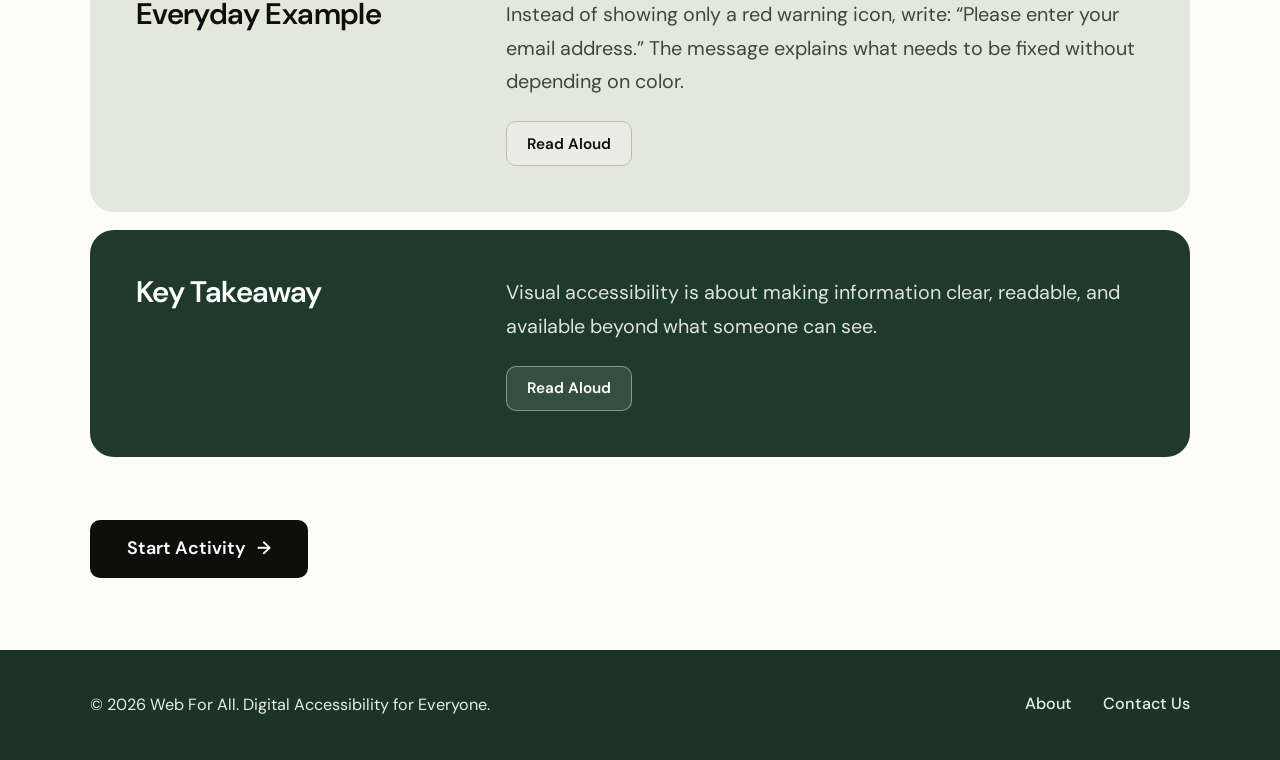
<file: visual-accessibility-page.html>
<!DOCTYPE html>
<html lang="en">
  	<head>
		<meta charset="UTF-8">
		<meta name="viewport" content="width=device-width, initial-scale=1.0">
		<title>Visual Accessibility | Web For All</title>
		<link rel="stylesheet" href="styles.css">
        <script src="script.js" defer></script>
  	</head>

    <body>
        <div class="visual-accessibility-container">
            <header class="visual-accessibility-heading">
                <h1>Visual Accessibility Guide</h1>
            </header>
            <button class="back-button"><a href="accessibility-guide-page.html">Back</a></button>
        </div>

        <div class="visual-accessibility-content-1">
            <h3>Helping Everyone Access Visual Information</h3>
            <p id="visual-paragraph-1">
                Not everyone sees a screen in the same way. Some people have low vision, 
                difficulty telling colors apart, or use screen readers to access content. Visual 
                accessibility helps make sure information stays understandable in different 
                situations.
            </p>
            <button onclick="textToSpeech('visual-paragraph-1')">Read Aloud</button>
        </div>

        <div class="visual-accessibility-content-2">
            <h3>Use meaningful image descriptions</h3>
            <p id="visual-paragraph-2">
                Add alternative text to images that share important information.
                This gives screen reader users a way to understand what an image communicates.</p>
            <button onclick="textToSpeech('visual-paragraph-2')">Read Aloud</button>
        </div>

        <div class="visual-accessibility-content-3">
            <h3>Keep text easy to read</h3>
            <p id="visual-paragraph-3">
                Choose readable fonts, clear spacing, and layouts that still work when someone zooms in or increases text size.
            </p>
            <button onclick="textToSpeech('visual-paragraph-3')">Read Aloud</button>
        </div>

        <div class="visual-accessibility-content-4">
            <h3>Do not use color alone</h3>
            <p id="visual-paragraph-4">
                Pair colors with labels, icons, or clear messages. A red border by itself should not 
                be the only sign that a form has an error.
            </p>
            <button onclick="textToSpeech('visual-paragraph-4')">Read Aloud</button>
        </div>

        <div class="visual-accessibility-content-5">
            <h3>Use clear headings and links</h3>
            <p id="visual-paragraph-5">
                Organized headings and descriptive links help people understand and navigate a 
                page, including those using assistive technology.
            </p>
            <button onclick="textToSpeech('visual-paragraph-5')">Read Aloud</button>
        </div>

        <div class="visual-accessibility-content-6">
            <h3>Everyday Example</h3>
            <p id="visual-paragraph-6">
                Instead of showing only a red warning icon, write: “Please enter your email 
                address.” The message explains what needs to be fixed without depending on 
                color.
            </p>
            <button onclick="textToSpeech('visual-paragraph-6')">Read Aloud</button>
        </div>

        <div class="visual-accessibility-content-7">
            <h3>Key Takeaway</h3>
            <p id="visual-paragraph-7">
                Visual accessibility is about making information clear, readable, and available 
                beyond what someone can see.
            </p>
            <button onclick="textToSpeech('visual-paragraph-7')">Read Aloud</button>
        </div>

        <div class="activity button-container">
            <button class="activity-button"><a href="word-puzzle-page.html">Start Activity</a></button>
        </div>

        <footer>
			<p>&copy; 2026 Web For All. Digital Accessibility for Everyone.</p>
			<nav>
			<a href="about-page.html">About</a>
			<a href="contact-page.html">Contact Us</a>
			</nav>
		</footer>
    </body>
</html>
</file>
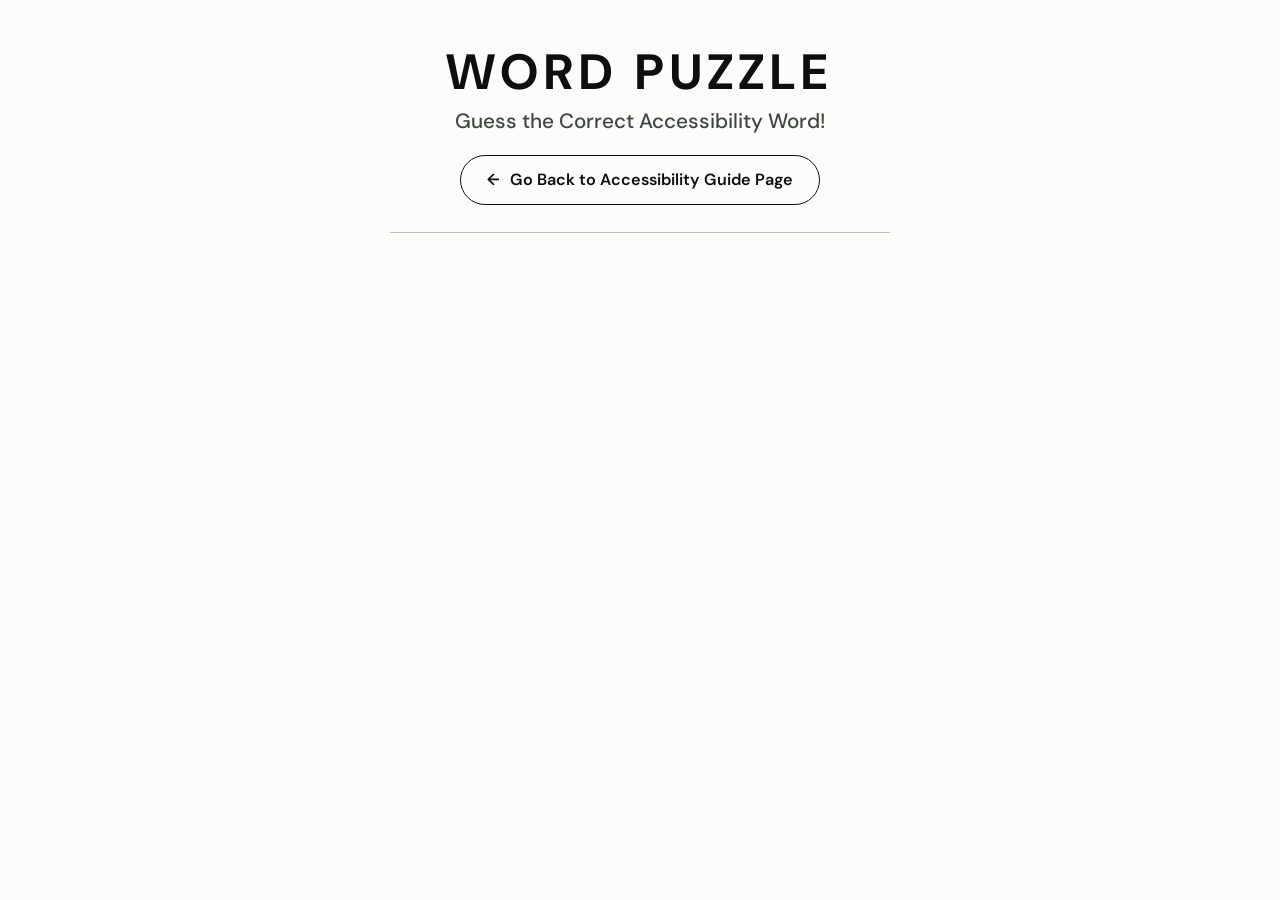
<file: word-puzzle-page.html>
<!DOCTYPE html>
<html lang="en">
  	<head>
		<meta charset="UTF-8">
		<meta name="viewport" content="width=device-width, initial-scale=1.0">
		<title>Word Puzzle | Web For All</title>
		<link rel="stylesheet" href="styles.css">
		<script src="script.js"></script>
  	</head>

    <body>
		<div class="word-puzzle-container">
			<h1 id="title">Word Puzzle</h1>
			<h3 id="instructions">Guess the Correct Accessibility Word!</h3>
			<div>
				<button class="back-to-accessibility-guide-page-button"><a href="accessibility-guide-page.html">Go Back to Accessibility Guide Page</a></button>
			</div>
			<hr>
			<br>
			<div id="board">
			</div>
			<br>
			<h1 id="answer"></h1>
		</div>
	</body>
</html>
</file>
<file: styles.css>
/* =========================================================
   WEB FOR ALL — styles.css  (CSS only; HTML/JS unchanged)
   Matches the target design: warm gray nav, white page,
   sage panels, black buttons, dark-green accents.
   ========================================================= */

/* Font from the target design. Delete this line to use system fonts only. */
@import url("https://fonts.googleapis.com/css2?family=DM+Sans:opsz,wght@9..40,400;9..40,500;9..40,600;9..40,700&display=swap");

/* ---------- 1. Design tokens ---------- */
:root {
    --bg: #fcfcfa;
    --nav-bg: #e2e1da;
    --panel: #d6d6cb;
    --card: #f3f3f0;
    --card-2: #ebebe8;
    --sage-tint: #e4e8dc;
    --line: #dcdbd3;
    --line-strong: #bfbeb3;

    --ink: #0e0f0d;
    --ink-soft: #3f4540;
    --green: #1f3a2d;
    --feature-bg: #1f3a2d;
    --warn: #9b3d24;

    --btn-bg: #0e0f0d;
    --btn-fg: #ffffff;
    --btn-hover: #1f3a2d;

    --footer-bg: #1c3326;
    --footer-ink: #e9eee5;
    --ring: #0e0f0d;

    /* word puzzle */
    --tile-bg: #fcfcfa;
    --tile-border: #c9c8bd;
    --correct: #2f6f4a;
    --present: #c9a227;
    --absent: #6b726c;

    --font: "DM Sans", "Segoe UI", system-ui, -apple-system, "Helvetica Neue", Arial, sans-serif;
    --page: 1100px;
}

body.dark-mode {
    --bg: #0f1411;
    --nav-bg: #18201b;
    --panel: #1b2a21;
    --card: #161e19;
    --card-2: #1d2721;
    --sage-tint: #1e2c23;
    --line: #2a362e;
    --line-strong: #3d4b41;

    --ink: #eef1ea;
    --ink-soft: #c3cbc2;
    --green: #a9cbb0;
    --feature-bg: #22402f;
    --warn: #f0a98a;

    --btn-bg: #eef1ea;
    --btn-fg: #0e0f0d;
    --btn-hover: #c9dccd;

    --footer-bg: #080d0a;
    --footer-ink: #e6ecdd;
    --ring: #eef1ea;

    --tile-bg: #161e19;
    --tile-border: #3a4d40;
    --absent: #4a534c;
}

/* ---------- 2. Base ---------- */
*, *::before, *::after { box-sizing: border-box; }

html { font-size: 112.5%; }   /* 18px base for larger, easier reading */

@media (prefers-reduced-motion: no-preference) {
    html { scroll-behavior: smooth; }
}

body {
    margin: 0;
    min-height: 100vh;
    min-height: 100dvh;
    display: flex;
    flex-direction: column;
    background: var(--bg);
    color: var(--ink);
    font-family: var(--font);
    line-height: 1.65;
    -webkit-font-smoothing: antialiased;
    transition: background-color .4s ease, color .4s ease;
}

h1, h2, h3 {
    margin: 0;
    font-weight: 600;
    line-height: 1.12;
    letter-spacing: -.02em;
    text-wrap: balance;
}
p { text-wrap: pretty; }
a { color: inherit; text-underline-offset: .2em; text-decoration-thickness: 1px; }
::selection { background: var(--panel); color: var(--ink); }
:focus-visible { outline: 2px solid var(--ring); outline-offset: 3px; }

hr {
    width: min(500px, 80%);
    height: 1px;
    margin: 1.5rem auto;
    border: 0;
    background: var(--line-strong);
}

/* ---------- 3. Buttons ---------- */
button {
    --b-bg: var(--btn-bg);
    --b-fg: var(--btn-fg);
    --b-bd: transparent;
    --b-hbg: var(--btn-hover);
    --b-hfg: var(--btn-fg);
    --b-hbd: transparent;

    display: inline-flex;
    align-items: center;
    justify-content: center;
    gap: .6rem;
    min-height: 3rem;
    padding: .75rem 1.5rem;
    font: inherit;
    font-size: .95rem;
    font-weight: 600;
    line-height: 1.2;
    color: var(--b-fg);
    background: var(--b-bg);
    border: 1px solid var(--b-bd);
    border-radius: 10px;
    cursor: pointer;
    transition: translate .2s ease, background-color .25s ease, color .25s ease, border-color .25s ease;
}
button:hover { background: var(--b-hbg); color: var(--b-hfg); border-color: var(--b-hbd); translate: 0 -1px; }
button:active { translate: 0 0; }

/* a link inside a button: make the whole button clickable */
button:has(> a) { padding: 0; }
button > a {
    flex: 1;
    align-self: stretch;
    display: inline-flex;
    align-items: center;
    justify-content: center;
    gap: .6rem;
    padding: .75rem 1.5rem;
    color: inherit;
    text-decoration: none;
}
button > a:focus-visible { outline: none; }
button:has(> a:focus-visible) { outline: 2px solid var(--ring); outline-offset: 3px; }

/* outline pill (Back, Go to Homepage) */
.back-button,
.go-back,
.back-to-accessibility-guide-page-button {
    --b-bg: transparent;
    --b-fg: var(--ink);
    --b-bd: var(--ink);
    --b-hbg: var(--ink);
    --b-hfg: var(--bg);
    --b-hbd: var(--ink);
    min-height: 2.75rem;
    font-size: .9rem;
    border-radius: 999px;
}
.back-button a, .go-back a, .back-to-accessibility-guide-page-button a { padding: .6rem 1.4rem; }

/* small utility chips (Read Aloud, Toggle Dark Mode) */
button[onclick^="textToSpeech"],
.dark-mode-container button {
    --b-bg: var(--card-2);
    --b-fg: var(--ink);
    --b-bd: var(--line-strong);
    --b-hbg: var(--ink);
    --b-hfg: var(--bg);
    --b-hbd: var(--ink);
    min-height: 2.5rem;
    padding: .45rem 1.1rem;
    font-size: .85rem;
}

/* arrows (plain text characters) */
.back-button a::before,
.back-to-accessibility-guide-page-button a::before { content: "←"; content: "←" / ""; }
.access-guide-button a::after { content: "↗"; content: "↗" / ""; transition: translate .2s ease; }
.activity-button a::after { content: "→"; content: "→" / ""; transition: translate .2s ease; }
.access-guide-button:hover a::after,
.activity-button:hover a::after { translate: 3px -1px; }

/* ---------- 4. Navbar ---------- */
.navbar {
    position: sticky;
    top: 0;
    z-index: 50;
    background: var(--nav-bg);
    border-bottom: 1px solid var(--line);
    transition: background-color .4s ease;
}
.nav-links {
    list-style: none;
    margin: 0 auto;
    padding: 0;
    width: min(var(--page), calc(100% - 3rem));
    min-height: 4.25rem;
    display: flex;
    flex-wrap: wrap;
    align-items: center;
    justify-content: center;
    gap: .25rem 2rem;
}
.nav-links a {
    position: relative;
    display: inline-block;
    padding: .5rem 0;
    font-size: .9rem;
    font-weight: 500;
    text-decoration: none;
}
.nav-links a::after {
    content: "";
    position: absolute;
    left: 0;
    right: 0;
    bottom: .15rem;
    height: 1.5px;
    background: currentColor;
    transform: scaleX(0);
    transform-origin: left;
    transition: transform .3s ease;
}
.nav-links a:hover::after { transform: scaleX(1); }

/* ---------- 5. Page headers ---------- */
:is(
  .homepage-container,
  .about-container,
  .contact-container,
  .accessibility-guide-container:has(> header),
  .visual-accessibility-container:has(> header),
  .hearing-accessibility-container:has(> header),
  .physical-accessibility-container:has(> header),
  .cognitive-accessibility-container:has(> header)
) {
    width: min(var(--page), calc(100% - 3rem));
    margin: 0 auto;
    padding: clamp(3rem, 8vw, 5.5rem) 0 clamp(2rem, 5vw, 3.25rem);

    & > * { animation: fade-up .7s cubic-bezier(.2, .7, .2, 1) both; }
    & > :nth-child(2) { animation-delay: .08s; }
    & > :nth-child(3) { animation-delay: .16s; }
    & > :nth-child(4) { animation-delay: .24s; }

    & h1 {
        max-width: 16em;
        margin: 0 0 1.25rem;
        font-size: clamp(2.3rem, 5.4vw, 3.8rem);
        font-weight: 600;
        line-height: 1.05;
        letter-spacing: -.035em;
    }
    & h3 {
        margin: 0 0 1rem;
        font-size: 1.15rem;
        font-weight: 500;
        letter-spacing: 0;
        color: var(--ink-soft);
    }
    & p {
        max-width: 36em;
        margin: 0 0 1.75rem;
        font-size: 1.2rem;
        line-height: 1.7;
        color: var(--ink-soft);
    }
    & button { margin-inline-end: .5rem; }
}

/* topic pages: title left, Back button right */
:is(
  .visual-accessibility-container,
  .hearing-accessibility-container,
  .physical-accessibility-container,
  .cognitive-accessibility-container
):has(> header) {
    display: flex;
    flex-wrap: wrap;
    align-items: flex-end;
    justify-content: space-between;
    gap: 1.5rem 2rem;
}
:is(
  .visual-accessibility-container,
  .hearing-accessibility-container,
  .physical-accessibility-container,
  .cognitive-accessibility-container
):has(> header) h1 { margin-bottom: 0; }

/* ---------- 6. Content cards ---------- */
/* heading on the left, text on the right */
:is(
  [class*="-accessibility-content-"],
  .cognitive-accessibility-container:not(:has(> header)),
  .vision-container,
  .mission-container,
  .core-values-container,
  .message-form-container
) {
    width: min(var(--page), calc(100% - 3rem));
    margin: 0 auto 1rem;
    padding: clamp(1.5rem, 3.5vw, 2.5rem);
    display: grid;
    grid-template-columns: minmax(0, 1fr) minmax(0, 2fr);
    column-gap: clamp(1.5rem, 4vw, 3.5rem);
    align-items: start;
    background: var(--card);
    color: var(--ink);
    border: 1px solid var(--line);
    border-radius: 24px;
    transition: border-color .3s ease, background-color .4s ease, color .4s ease;

    &:hover { border-color: var(--line-strong); }

    & > :is(h2, h3) {
        grid-column: 1;
        grid-row: 1 / span 4;
        font-size: clamp(1.3rem, 2.4vw, 1.65rem);
        font-weight: 600;
        letter-spacing: -.02em;
    }
    & > :not(h2):not(h3) { grid-column: 2; }
    & > p {
        max-width: 60ch;
        margin: 0 0 1.25rem;
        font-size: 1.1rem;
        line-height: 1.7;
        color: var(--ink-soft);
    }
    & > button { justify-self: start; }
}

/* "Everyday Example" = soft sage, "Key Takeaway" = dark green */
[class*="-accessibility-content-"]:nth-last-of-type(3) {
    background: var(--sage-tint);
    border-color: transparent;
}
[class*="-accessibility-content-"]:nth-last-of-type(2) {
    --ring: #ffffff;
    color: #ffffff;
    background: var(--feature-bg);
    border-color: transparent;

    & > p { color: rgb(255 255 255 / .85); }
    & > button {
        --b-bg: rgb(255 255 255 / .1);
        --b-fg: #ffffff;
        --b-bd: rgb(255 255 255 / .4);
        --b-hbg: #ffffff;
        --b-hfg: var(--feature-bg);
        --b-hbd: #ffffff;
    }
}

/* About: core values list */
#core-values-text {
    margin: 0 0 1.25rem;
    padding: 0;
    list-style: none;
    font-size: 1.1rem;
}
#core-values-text li {
    position: relative;
    padding: .9rem 0 .9rem 1.5rem;
    border-bottom: 1px solid var(--line);
    color: var(--ink-soft);
}
#core-values-text li:first-child { padding-top: 0; }
#core-values-text li:last-child { border-bottom: 0; }
#core-values-text li::before {
    content: "";
    position: absolute;
    left: 0;
    top: 1.45rem;
    width: .55rem;
    height: .55rem;
    border-radius: 50%;
    background: var(--green);
}
#core-values-text li:first-child::before { top: .55rem; }

/* ---------- 7. Homepage settings panel ---------- */
.settings-config-container {
    width: min(var(--page), calc(100% - 3rem));
    margin: clamp(1rem, 3vw, 2rem) auto 1rem;
    padding: clamp(1.5rem, 4vw, 3.25rem);
    display: grid;
    grid-template-columns: minmax(0, 1fr) minmax(0, 1.25fr);
    column-gap: clamp(1.5rem, 5vw, 4rem);
    align-items: start;
    background: var(--panel);
    border-radius: 32px;
    transition: background-color .4s ease;
}
.configure-settings-content-container { grid-column: 1; grid-row: 1 / span 3; }
.configure-settings-content-container h2 {
    margin: 0 0 1rem;
    font-size: clamp(2rem, 4.2vw, 3.1rem);
    font-weight: 600;
    line-height: 1.05;
    letter-spacing: -.03em;
}
.configure-settings-content-container p {
    max-width: 24em;
    margin: 0 0 1.5rem;
    font-size: 1.05rem;
    color: var(--ink-soft);
}

/* the three setting rows read as one card */
.lang-set-container,
.font-size-container,
.dark-mode-container {
    grid-column: 2;
    display: flex;
    flex-wrap: wrap;
    align-items: center;
    gap: .4rem;
    padding: 1.15rem 1.5rem;
    background: var(--card-2);
    border-bottom: 1px solid var(--line);
    font-size: .95rem;
    transition: background-color .4s ease;
}
.lang-set-container { grid-row: 1; border-radius: 20px 20px 0 0; }
.font-size-container { grid-row: 2; }
.dark-mode-container { grid-row: 3; border-bottom: 0; border-radius: 0 0 20px 20px; }
.lang-set-container label,
.font-size-container label { margin-right: auto; font-weight: 700; }

input[type="radio"] {
    width: 1.15rem;
    height: 1.15rem;
    margin: 0;
    accent-color: var(--green);
    cursor: pointer;
}
input[type="radio"]:not(:first-of-type) { margin-left: 1rem; }

.access-guide-button {
    grid-column: 1 / -1;
    grid-row: 4;
    justify-self: start;
    margin-top: 2rem;
    min-height: 3.25rem;
}

/* text size buttons (created by script.js) */
.font-size-controls {
    display: inline-flex;
    gap: .25rem;
    padding: .25rem;
    background: var(--card);
    border: 1px solid var(--line-strong);
    border-radius: 12px;
}
.font-size-controls button {
    --b-bg: transparent;
    --b-fg: var(--ink);
    --b-hbg: var(--panel);
    --b-hfg: var(--ink);
    min-width: 2.5rem;
    min-height: 2.25rem;
    padding: .2rem .7rem;
    border-radius: 8px;
    font-weight: 700;
}
.font-size-controls button[aria-pressed="true"] {
    --b-bg: var(--ink);
    --b-fg: var(--bg);
    --b-hbg: var(--ink);
    --b-hfg: var(--bg);
}
.font-size-small  { font-size: .8rem; }
.font-size-medium { font-size: 1rem; }
.font-size-large  { font-size: 1.25rem; }

/* ---------- 8. Accessibility guide: topic cards ---------- */
.accessibility-guide-container:not(:has(> header)) {
    width: min(var(--page), calc(100% - 3rem));
    margin: 0 auto 1rem;
    display: grid;
    grid-template-columns: repeat(auto-fit, minmax(min(100%, 420px), 1fr));
    gap: 1rem;
    counter-reset: topic;
}

.visual-accessibility-button    { --pill: #cdd5c8; }
.hearing-accessibility-button   { --pill: #d9d3c2; }
.physical-accessibility-button  { --pill: #d3dcc6; }
.cognitive-accessibility-button { --pill: #c8d3d2; }
body.dark-mode .visual-accessibility-button    { --pill: #2c4034; }
body.dark-mode .hearing-accessibility-button   { --pill: #3a382b; }
body.dark-mode .physical-accessibility-button  { --pill: #34402b; }
body.dark-mode .cognitive-accessibility-button { --pill: #2b3f40; }

:is(
  .visual-accessibility-button,
  .hearing-accessibility-button,
  .physical-accessibility-button,
  .cognitive-accessibility-button
) {
    position: relative;
    min-height: 17rem;
    padding: clamp(1.5rem, 3vw, 2.25rem);
    display: flex;
    flex-direction: column;
    counter-increment: topic;
    background: var(--card);
    border: 1px solid var(--line);
    border-radius: 24px;
    transition: translate .3s ease, border-color .3s ease, box-shadow .3s ease, background-color .4s ease;

    &::before {
        content: counter(topic, decimal-leading-zero);
        content: counter(topic, decimal-leading-zero) / "";
        align-self: flex-start;
        margin-bottom: 1.5rem;
        padding: .3rem .75rem;
        border-radius: 999px;
        background: var(--pill);
        color: var(--ink);
        font-size: .75rem;
        font-weight: 700;
        letter-spacing: .12em;
    }
    & h2 {
        margin: 0 0 .6rem;
        font-size: clamp(1.4rem, 2.6vw, 1.8rem);
        letter-spacing: -.02em;
    }
    & h2 a { color: inherit; text-decoration: none; }
    & h2 a::after { content: ""; position: absolute; inset: 0; border-radius: inherit; } /* whole card is the link */
    & h2 a:focus-visible { outline: none; }
    & p {
        flex: 1;
        max-width: 32em;
        margin: 0;
        font-size: 1.05rem;
        color: var(--ink-soft);
    }
    & p::after {
        content: "→";
        content: "→" / "";
        display: grid;
        place-items: center;
        width: 2.75rem;
        height: 2.75rem;
        margin-top: 1.75rem;
        border: 1px solid var(--ink);
        border-radius: 50%;
        font-size: 1.1rem;
        transition: background-color .25s ease, color .25s ease;
    }
    &:hover {
        translate: 0 -3px;
        border-color: var(--line-strong);
        box-shadow: 0 20px 36px -26px rgba(0, 0, 0, .45);
    }
    &:hover p::after { background: var(--ink); color: var(--bg); }
    &:has(a:focus-visible) { outline: 2px solid var(--ring); outline-offset: 4px; }
}

/* ---------- 9. Activity button ---------- */
.activity.button-container {
    width: min(var(--page), calc(100% - 3rem));
    margin: 2.5rem auto 4rem;
    display: flex;
    justify-content: flex-start;
}
.activity-button { min-height: 3.25rem; font-size: 1rem; }
.activity-button a { padding: .8rem 2rem; }

/* ---------- 10. Contact form ---------- */
.message-form { display: grid; gap: .6rem; }
.message-form label { font-weight: 700; font-size: 1rem; }
.message-form button[type="submit"] { justify-self: start; margin-top: .5rem; }
.form-status { margin: .5rem 0 0; font-weight: 600; color: var(--green); }
.form-status:empty { display: none; }

textarea {
    width: 100%;
    min-height: 10rem;
    padding: 1rem 1.15rem;
    font: inherit;
    font-size: 1.05rem;
    color: var(--ink);
    background: var(--bg);
    border: 1px solid var(--line-strong);
    border-radius: 14px;
    resize: vertical;
    transition: border-color .25s ease, background-color .4s ease;
}
textarea:hover { border-color: var(--ink-soft); }
textarea:focus-visible { border-color: var(--ink); }
textarea:user-invalid { border: 2px solid var(--warn); }

/* ---------- 11. Footer ---------- */
footer {
    --ring: #ffffff;
    width: 100%;
    margin-top: auto;
    padding: 2.25rem max(1.5rem, calc((100% - var(--page)) / 2));
    display: flex;
    flex-wrap: wrap;
    align-items: center;
    justify-content: space-between;
    gap: 1rem 2rem;
    color: var(--footer-ink);
    background: var(--footer-bg);
    font-size: .9rem;
    transition: background-color .4s ease;
}
footer p { margin: 0; }
footer nav { display: flex; gap: 1.75rem; }
footer a {
    padding-bottom: .15rem;
    color: inherit;
    font-weight: 500;
    text-decoration: none;
    background: linear-gradient(currentColor, currentColor) 0 100% / 0 1.5px no-repeat;
    transition: background-size .3s ease;
}
footer a:hover { background-size: 100% 1.5px; }

/* space between the last block and the footer */
div[class]:has(+ footer) { margin-bottom: clamp(2.5rem, 6vw, 4.5rem); }

/* ---------- 12. Word puzzle ---------- */
.word-puzzle-container {
    width: min(640px, calc(100% - 2rem));
    margin: 2.5rem auto 0;
    text-align: center;
    font-family: var(--font);
}
.word-puzzle-container > div { margin: 1.25rem 0; }

#title {
    font-size: clamp(2rem, 5vw, 2.75rem);
    font-weight: 700;
    letter-spacing: .12em;
    text-transform: uppercase;
    animation: fade-up .7s cubic-bezier(.2, .7, .2, 1) both;
}
#instructions {
    margin: .5rem 0 0;
    font-size: 1.15rem;
    font-weight: 500;
    letter-spacing: 0;
    color: var(--ink-soft);
    animation: fade-up .7s .08s cubic-bezier(.2, .7, .2, 1) both;
}

#board {
    display: grid;
    grid-template-columns: repeat(5, 1fr);
    gap: 6px;
    width: min(350px, calc(100% - 2rem));
    height: auto;
    margin: 1rem auto;
}

.tile {
    position: relative;
    width: auto;
    height: auto;
    margin: 0;
    aspect-ratio: 1;
    display: flex;
    align-items: center;
    justify-content: center;
    border: 2px solid var(--tile-border);
    border-radius: 8px;
    background: var(--tile-bg);
    color: var(--ink);
    font-size: clamp(1.5rem, 7vw, 2rem);
    font-weight: 700;
    text-transform: uppercase;
    transition: border-color .15s ease;
}
.tile:not(:empty) { border-color: var(--ink-soft); animation: tile-pop .12s ease-out; }

.correct { --reveal-bg: var(--correct); --reveal-fg: #ffffff; }
.present { --reveal-bg: var(--present); --reveal-fg: #1f1a05; }
.absent  { --reveal-bg: var(--absent);  --reveal-fg: #ffffff; }

:is(.tile, .key-tile):is(.correct, .present, .absent) {
    background-color: var(--reveal-bg);
    color: var(--reveal-fg);
    border-color: var(--reveal-bg);
}
.tile:is(.correct, .present, .absent) { animation: tile-flip .6s ease both; }
.tile:nth-child(5n + 2):is(.correct, .present, .absent) { animation-delay: .12s; }
.tile:nth-child(5n + 3):is(.correct, .present, .absent) { animation-delay: .24s; }
.tile:nth-child(5n + 4):is(.correct, .present, .absent) { animation-delay: .36s; }
.tile:nth-child(5n + 5):is(.correct, .present, .absent) { animation-delay: .48s; }

/* a symbol as well as a colour, so colour is never the only clue */
.tile.correct::after,
.tile.present::after,
.tile.absent::after {
    position: absolute;
    top: 3px;
    right: 6px;
    font-size: .65rem;
    font-weight: 700;
}
.tile.correct::after { content: "✓"; content: "✓" / ""; }
.tile.present::after { content: "~"; content: "~" / ""; }
.tile.absent::after  { content: "✕"; content: "✕" / ""; }

.keyboard-row {
    width: min(470px, calc(100% - 1rem));
    margin: .35rem auto 0;
    display: flex;
    justify-content: center;
    gap: 5px;
}
.keyboard-row:last-child { margin-bottom: 3rem; }

.key-tile,
.enter-key-tile {
    flex: 1 1 0;
    min-width: 0;
    max-width: 46px;
    height: 52px;
    margin: 0;
    display: flex;
    align-items: center;
    justify-content: center;
    border: 1px solid var(--line-strong);
    border-radius: 8px;
    background: var(--card-2);
    color: var(--ink);
    font-family: var(--font);
    font-size: 1rem;
    font-weight: 600;
    cursor: pointer;
    user-select: none;
    transition: background-color .2s ease, translate .1s ease;
}
.enter-key-tile { flex: 1.8 1 0; max-width: 84px; font-size: .85rem; }
.key-tile:hover, .enter-key-tile:hover { background-color: var(--panel); }
.key-tile:active, .enter-key-tile:active { translate: 0 1px; }
.key-tile:is(.correct, .present, .absent):hover { background-color: var(--reveal-bg); }

#answer {
    min-height: 3rem;
    margin: .75rem auto 0;
    font-size: clamp(1.2rem, 4vw, 1.6rem);
    font-weight: 600;
    letter-spacing: .1em;
    text-transform: uppercase;
    color: var(--warn);
}
#answer:not(:empty) { animation: fade-up .4s ease both; }

/* ---------- 13. Result page ---------- */
.result-container {
    flex: 1;
    width: 100%;
    display: flex;
    flex-direction: column;
    align-items: center;
    padding-top: clamp(3rem, 9vw, 6rem);
    text-align: center;
}
.result-container > header { width: min(720px, calc(100% - 3rem)); }
.result-container > header::before {
    content: "✓";
    content: "✓" / "";
    display: grid;
    place-items: center;
    width: 4.5rem;
    height: 4.5rem;
    margin: 0 auto 1.75rem;
    border-radius: 50%;
    background: var(--feature-bg);
    color: #ffffff;
    font-size: 2rem;
    animation: pop-in .6s cubic-bezier(.2, .9, .3, 1.15) both;
}
.result-container h1 {
    font-size: clamp(2.4rem, 6vw, 3.8rem);
    letter-spacing: -.035em;
    animation: fade-up .7s .1s cubic-bezier(.2, .7, .2, 1) both;
}
.result-container h2 {
    margin-top: .75rem;
    font-size: clamp(1.15rem, 2.4vw, 1.4rem);
    font-weight: 500;
    letter-spacing: 0;
    color: var(--ink-soft);
    animation: fade-up .7s .18s cubic-bezier(.2, .7, .2, 1) both;
}
.result-paragraph {
    width: min(560px, calc(100% - 3rem));
    margin-top: 2rem;
    padding: 1.25rem 1.5rem;
    background: var(--card);
    border: 1px solid var(--line);
    border-radius: 18px;
    animation: fade-up .7s .26s cubic-bezier(.2, .7, .2, 1) both;
}
.result-paragraph p { margin: 0; font-size: 1.15rem; color: var(--ink-soft); }
.result-container h3 { margin: 2rem 0 1rem; font-size: 1.25rem; font-weight: 600; letter-spacing: -.01em; }
.result-buttons { display: flex; flex-wrap: wrap; justify-content: center; gap: .75rem; margin: 0 0 3.5rem; }
.result-container > footer { align-self: stretch; }

/* ---------- 14. Scroll reveal (subtle) ---------- */
:is(
  [class*="-accessibility-content-"],
  .cognitive-accessibility-container:not(:has(> header)),
  .vision-container,
  .mission-container,
  .core-values-container,
  .message-form-container,
  .settings-config-container,
  .visual-accessibility-button,
  .hearing-accessibility-button,
  .physical-accessibility-button,
  .cognitive-accessibility-button,
  .activity
) {
    animation: reveal .7s cubic-bezier(.2, .7, .2, 1) both;
}

@supports (animation-timeline: view()) {
    :is(
    [class*="-accessibility-content-"],
    .cognitive-accessibility-container:not(:has(> header)),
    .vision-container,
    .mission-container,
    .core-values-container,
    .message-form-container,
    .settings-config-container,
    .visual-accessibility-button,
    .hearing-accessibility-button,
    .physical-accessibility-button,
    .cognitive-accessibility-button,
    .activity
  ) {
        animation: reveal linear both;
        animation-timeline: view();
        animation-range: entry 0% entry 35%;
    }

    /* thin reading-progress line */
    body::after {
        content: "";
        position: fixed;
        top: 0;
        left: 0;
        width: 100%;
        height: 3px;
        z-index: 100;
        background: var(--green);
        transform: scaleX(0);
        transform-origin: left;
        animation: progress linear both;
        animation-timeline: scroll(root);
    }
}

/* ---------- 15. Small screens ---------- */
@media (max-width: 820px) {
    .settings-config-container { grid-template-columns: 1fr; }
    .configure-settings-content-container,
    .lang-set-container,
    .font-size-container,
    .dark-mode-container,
    .access-guide-button { grid-column: 1; grid-row: auto; }
    .configure-settings-content-container { margin-bottom: 1.5rem; }

    :is(
    [class*="-accessibility-content-"],
    .cognitive-accessibility-container:not(:has(> header)),
    .vision-container,
    .mission-container,
    .core-values-container,
    .message-form-container
  ) {
        grid-template-columns: 1fr;

        & > :is(h2, h3) { grid-row: auto; margin-bottom: .6rem; }
        & > :not(h2):not(h3) { grid-column: 1; }
    }
}
@media (max-width: 640px) {
    footer { justify-content: center; text-align: center; }
    footer nav { justify-content: center; }
}

/* ---------- 16. Keyframes ---------- */
@keyframes fade-up  { from { opacity: 0; transform: translateY(14px); } }
@keyframes reveal   { from { opacity: 0; transform: translateY(24px); } to { opacity: 1; transform: none; } }
@keyframes pop-in   { from { opacity: 0; transform: scale(.7); } }
@keyframes progress { to { transform: scaleX(1); } }
@keyframes tile-pop { 50% { transform: scale(1.1); } }
@keyframes tile-flip {
    0%    { transform: perspective(500px) rotateX(0);     background-color: var(--tile-bg);   color: var(--ink);       border-color: var(--tile-border); }
    49.9% { transform: perspective(500px) rotateX(90deg); background-color: var(--tile-bg);   color: var(--ink);       border-color: var(--tile-border); }
    50%   { transform: perspective(500px) rotateX(90deg); background-color: var(--reveal-bg); color: var(--reveal-fg); border-color: var(--reveal-bg); }
    100%  { transform: perspective(500px) rotateX(0);     background-color: var(--reveal-bg); color: var(--reveal-fg); border-color: var(--reveal-bg); }
}

/* ---------- 17. Respect "reduce motion" ---------- */
@media (prefers-reduced-motion: reduce) {
    *, *::before, *::after {
        animation: none !important;
        transition: none !important;
    }
}
</file>
